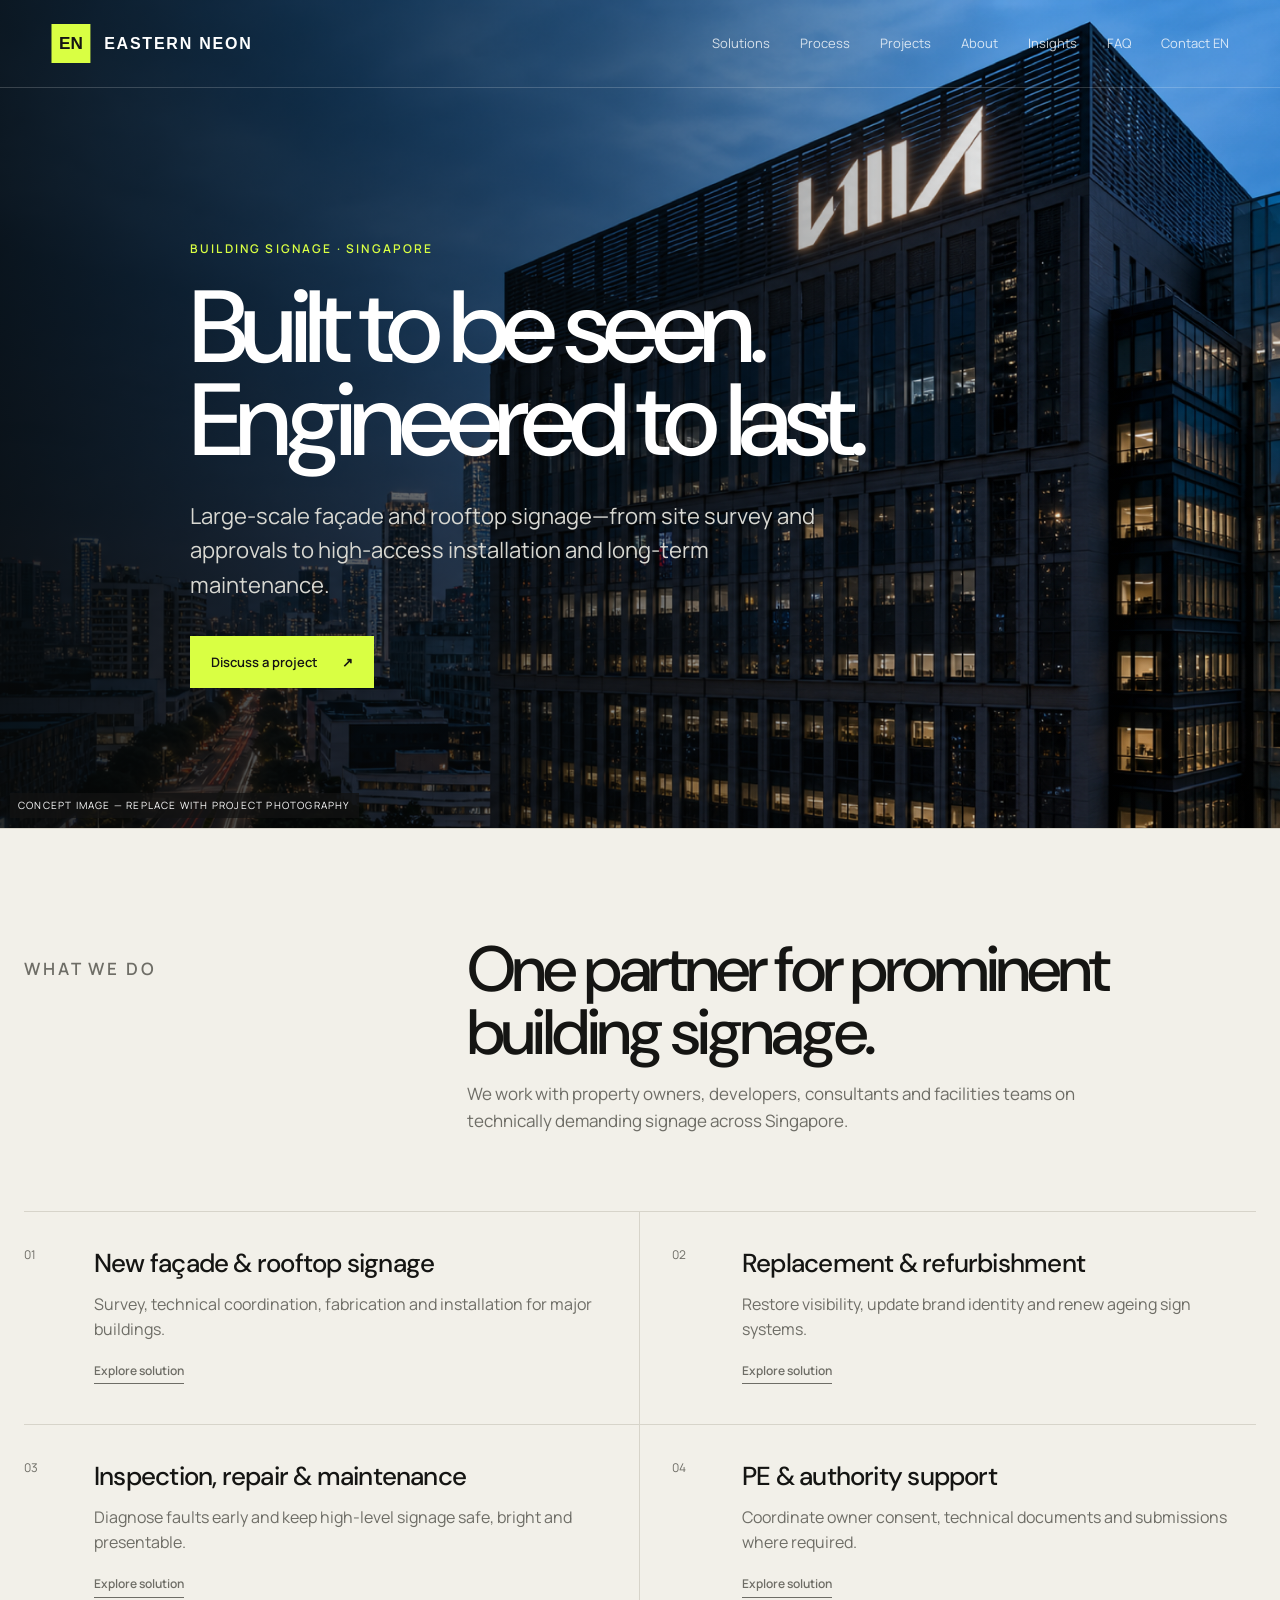
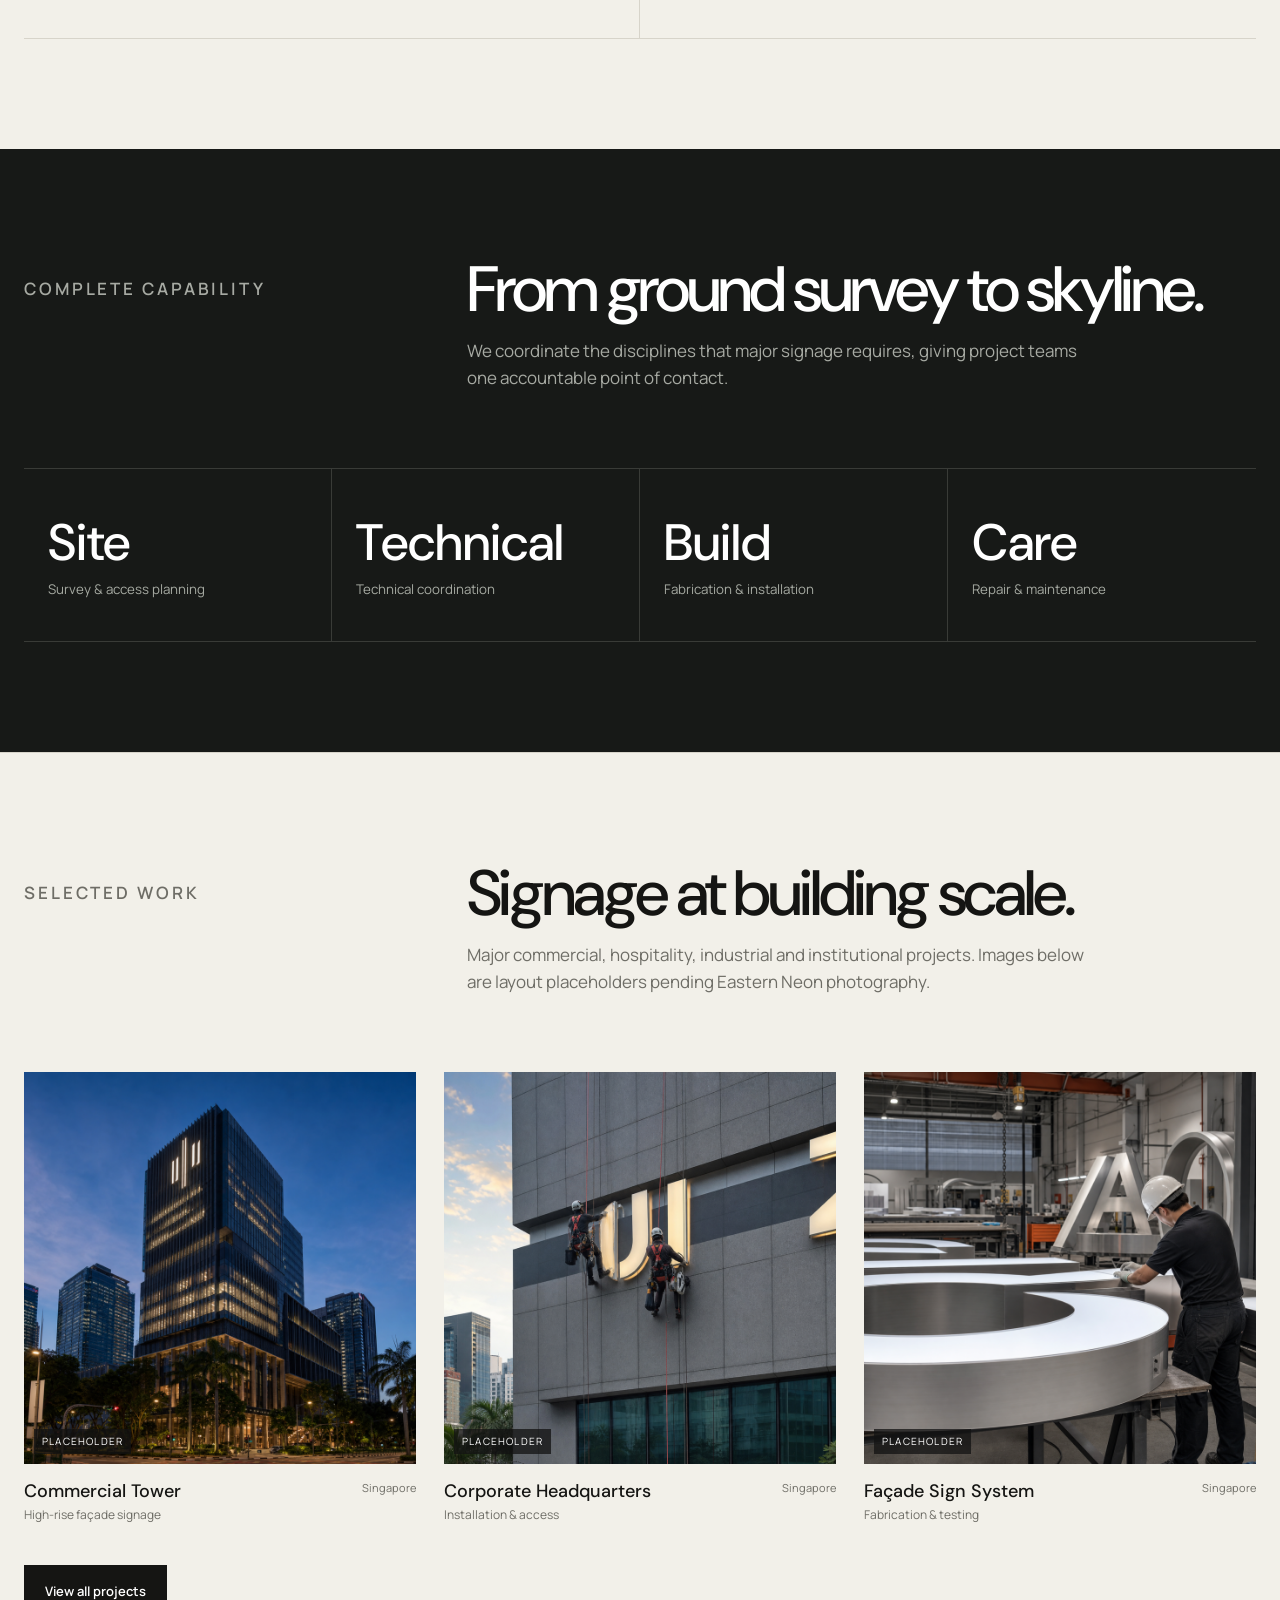
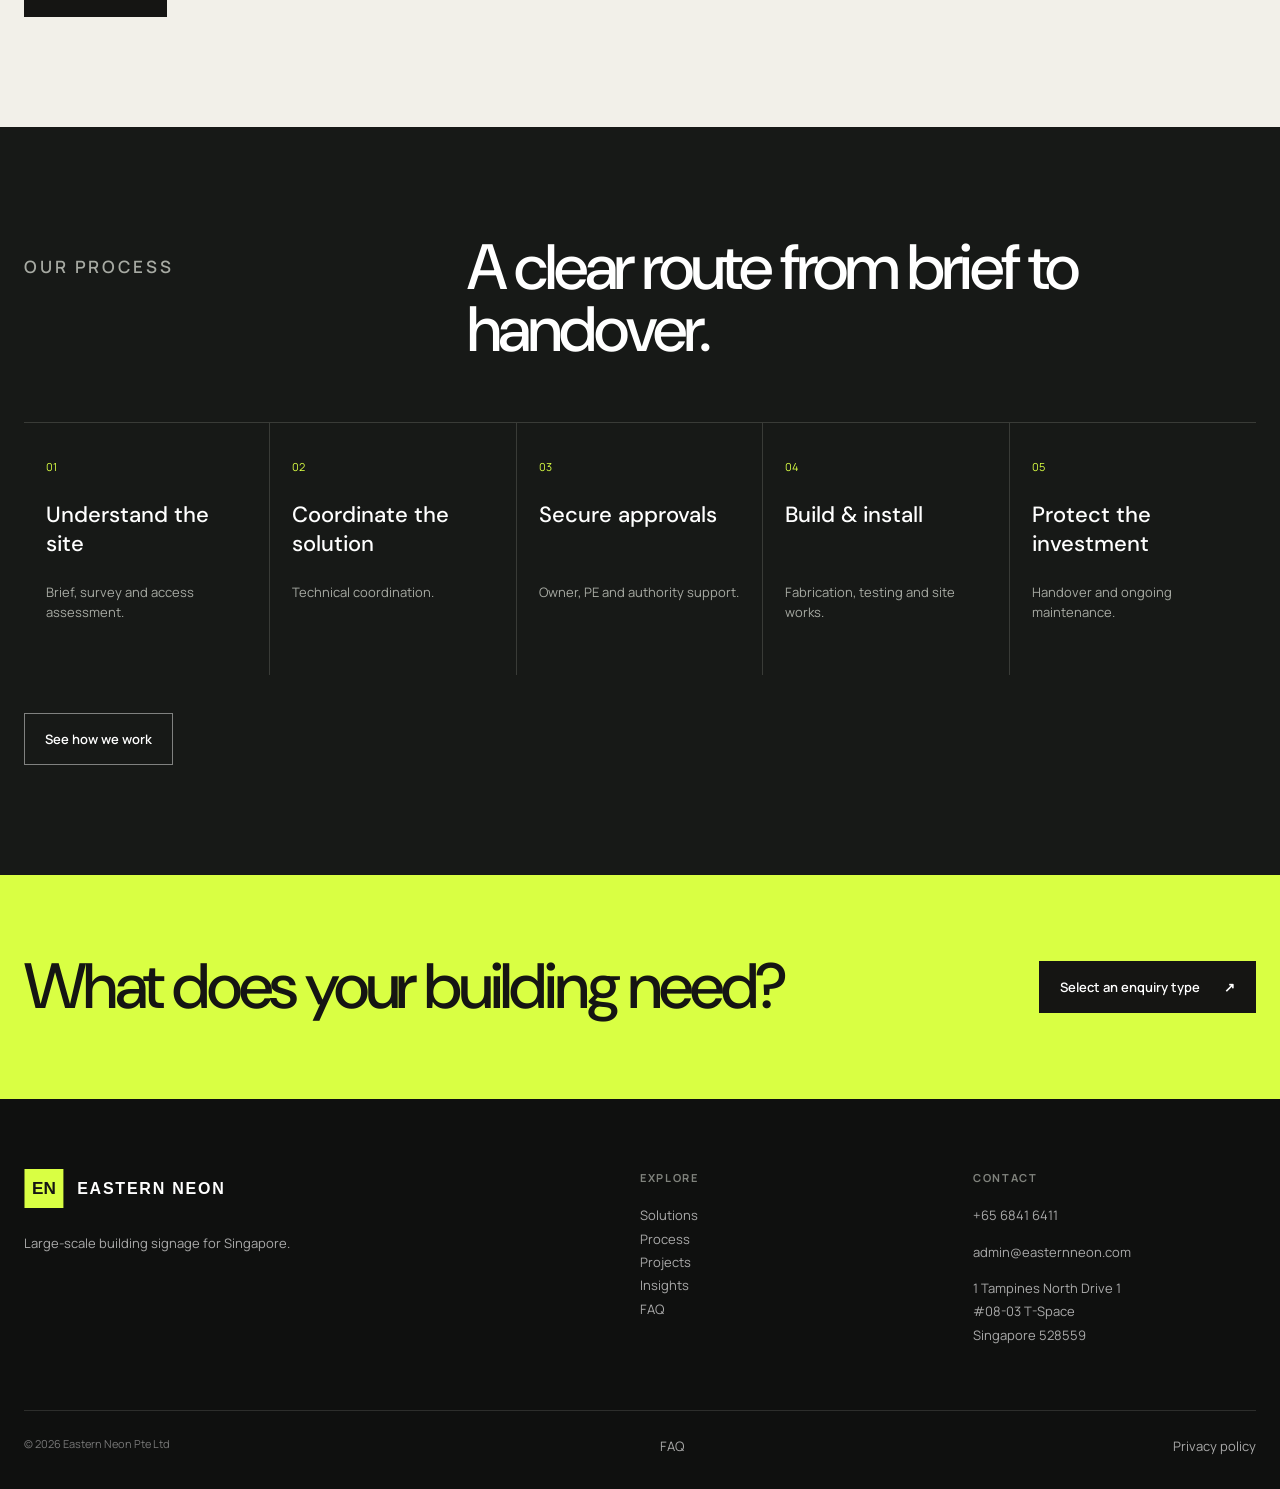
<file: index.html>
<!doctype html><html lang="en"><head><meta charset="UTF-8"><meta name="viewport" content="width=device-width,initial-scale=1"><meta name="description" content="Large-scale building signage for Singapore—from survey and approvals to installation and maintenance."><title>Eastern Neon — Building Signage for Singapore</title><link rel="stylesheet" href="assets/css/styles.css"><script src="assets/js/script.js" defer></script></head><body>
<header class="site-header"><a class="brand" href="index.html" aria-label="Eastern Neon home"><img class="brand-logo brand-logo-dark" src="assets/images/eastern-neon-logo.svg" alt="Eastern Neon"><img class="brand-logo brand-logo-light" src="assets/images/eastern-neon-logo-light.svg" alt="" aria-hidden="true"></a><button class="menu-toggle" aria-label="Open navigation" aria-expanded="false">☰</button><nav class="nav"><a href="solutions.html">Solutions</a><a href="process.html">Process</a><a href="projects.html">Projects</a><a href="about.html">About</a><a href="insights.html">Insights</a><a href="faq.html">FAQ</a><a href="contact.html">Contact EN</a></nav></header>
<main><section class="hero"><div class="wrap hero-content reveal"><p class="kicker">Building signage · Singapore</p><h1>Built to be seen.<br>Engineered to last.</h1><p class="hero-copy">Large-scale façade and rooftop signage—from site survey and approvals to high-access installation and long-term maintenance.</p><div class="actions"><a class="btn primary" href="contact.html">Discuss a project <span>↗</span></a></div></div><span class="placeholder-tag">Concept image — replace with project photography</span></section>
<section class="section"><div class="wrap"><div class="section-head reveal"><p class="eyebrow">What we do</p><div><h2>One partner for prominent building signage.</h2><p>We work with property owners, developers, consultants and facilities teams on technically demanding signage across Singapore.</p></div></div><div class="service-grid reveal"><a class="service" href="solutions.html#new"><span>01</span><div><h3>New façade & rooftop signage</h3><p>Survey, technical coordination, fabrication and installation for major buildings.</p><span class="text-link">Explore solution</span></div></a><a class="service" href="solutions.html#replace"><span>02</span><div><h3>Replacement & refurbishment</h3><p>Restore visibility, update brand identity and renew ageing sign systems.</p><span class="text-link">Explore solution</span></div></a><a class="service" href="solutions.html#maintain"><span>03</span><div><h3>Inspection, repair & maintenance</h3><p>Diagnose faults early and keep high-level signage safe, bright and presentable.</p><span class="text-link">Explore solution</span></div></a><a class="service" href="solutions.html#approval"><span>04</span><div><h3>PE & authority support</h3><p>Coordinate owner consent, technical documents and submissions where required.</p><span class="text-link">Explore solution</span></div></a></div></div></section>
<section class="section dark"><div class="wrap"><div class="section-head reveal"><p class="eyebrow">Complete capability</p><div><h2>From ground survey to skyline.</h2><p>We coordinate the disciplines that major signage requires, giving project teams one accountable point of contact.</p></div></div><div class="stats reveal"><div class="stat"><strong>Site</strong><small>Survey & access planning</small></div><div class="stat"><strong>Technical</strong><small>Technical coordination</small></div><div class="stat"><strong>Build</strong><small>Fabrication & installation</small></div><div class="stat"><strong>Care</strong><small>Repair & maintenance</small></div></div></div></section>
<section class="section"><div class="wrap"><div class="section-head reveal"><p class="eyebrow">Selected work</p><div><h2>Signage at building scale.</h2><p>Major commercial, hospitality, industrial and institutional projects. Images below are layout placeholders pending Eastern Neon photography.</p></div></div><div class="project-grid reveal"><a class="project-card" href="project.html"><div class="image"><img src="assets/images/project-placeholder.png" alt="Concept image of high-rise building signage"><span class="placeholder-tag">Placeholder</span></div><div class="project-meta"><div><h3>Commercial Tower</h3><p>High-rise façade signage</p></div><span>Singapore</span></div></a><a class="project-card" href="project.html"><div class="image"><img src="assets/images/install-placeholder.png" alt="Concept image of rope-access signage installation"><span class="placeholder-tag">Placeholder</span></div><div class="project-meta"><div><h3>Corporate Headquarters</h3><p>Installation & access</p></div><span>Singapore</span></div></a><a class="project-card" href="project.html"><div class="image"><img src="assets/images/fabrication-placeholder.png" alt="Concept image of large signage fabrication"><span class="placeholder-tag">Placeholder</span></div><div class="project-meta"><div><h3>Façade Sign System</h3><p>Fabrication & testing</p></div><span>Singapore</span></div></a></div><div class="actions" style="margin-top:40px"><a class="btn dark" href="projects.html">View all projects</a></div></div></section>
<section class="section dark"><div class="wrap"><div class="section-head reveal"><p class="eyebrow">Our process</p><div><h2>A clear route from brief to handover.</h2></div></div><div class="process-list reveal"><div class="process-step"><span>01</span><h3>Understand the site</h3><p>Brief, survey and access assessment.</p></div><div class="process-step"><span>02</span><h3>Coordinate the solution</h3><p>Technical coordination.</p></div><div class="process-step"><span>03</span><h3>Secure approvals</h3><p>Owner, PE and authority support.</p></div><div class="process-step"><span>04</span><h3>Build & install</h3><p>Fabrication, testing and site works.</p></div><div class="process-step"><span>05</span><h3>Protect the investment</h3><p>Handover and ongoing maintenance.</p></div></div><div class="actions" style="margin-top:38px"><a class="btn ghost-light" href="process.html">See how we work</a></div></div></section>
<section class="cta-band"><div class="wrap"><h2>What does your building need?</h2><a class="btn dark" href="contact.html">Select an enquiry type <span>↗</span></a></div></section></main>
<footer class="footer"><div class="wrap"><div class="footer-grid"><div><a class="brand" href="index.html" aria-label="Eastern Neon home"><img class="brand-logo brand-logo-dark" src="assets/images/eastern-neon-logo.svg" alt="Eastern Neon"><img class="brand-logo brand-logo-light" src="assets/images/eastern-neon-logo-light.svg" alt="" aria-hidden="true"></a><p>Large-scale building signage for Singapore.</p></div><div><h4>Explore</h4><a href="solutions.html">Solutions</a><a href="process.html">Process</a><a href="projects.html">Projects</a><a href="insights.html">Insights</a><a href="faq.html">FAQ</a></div><div><h4>Contact</h4><p>+65 6841 6411</p><p>admin@easternneon.com</p><p>1 Tampines North Drive 1<br>#08-03 T-Space<br>Singapore 528559</p></div></div><div class="footer-bottom"><span>© 2026 Eastern Neon Pte Ltd</span><a href="faq.html">FAQ</a><a href="privacy.html">Privacy policy</a></div></div></footer></body></html>
</file>
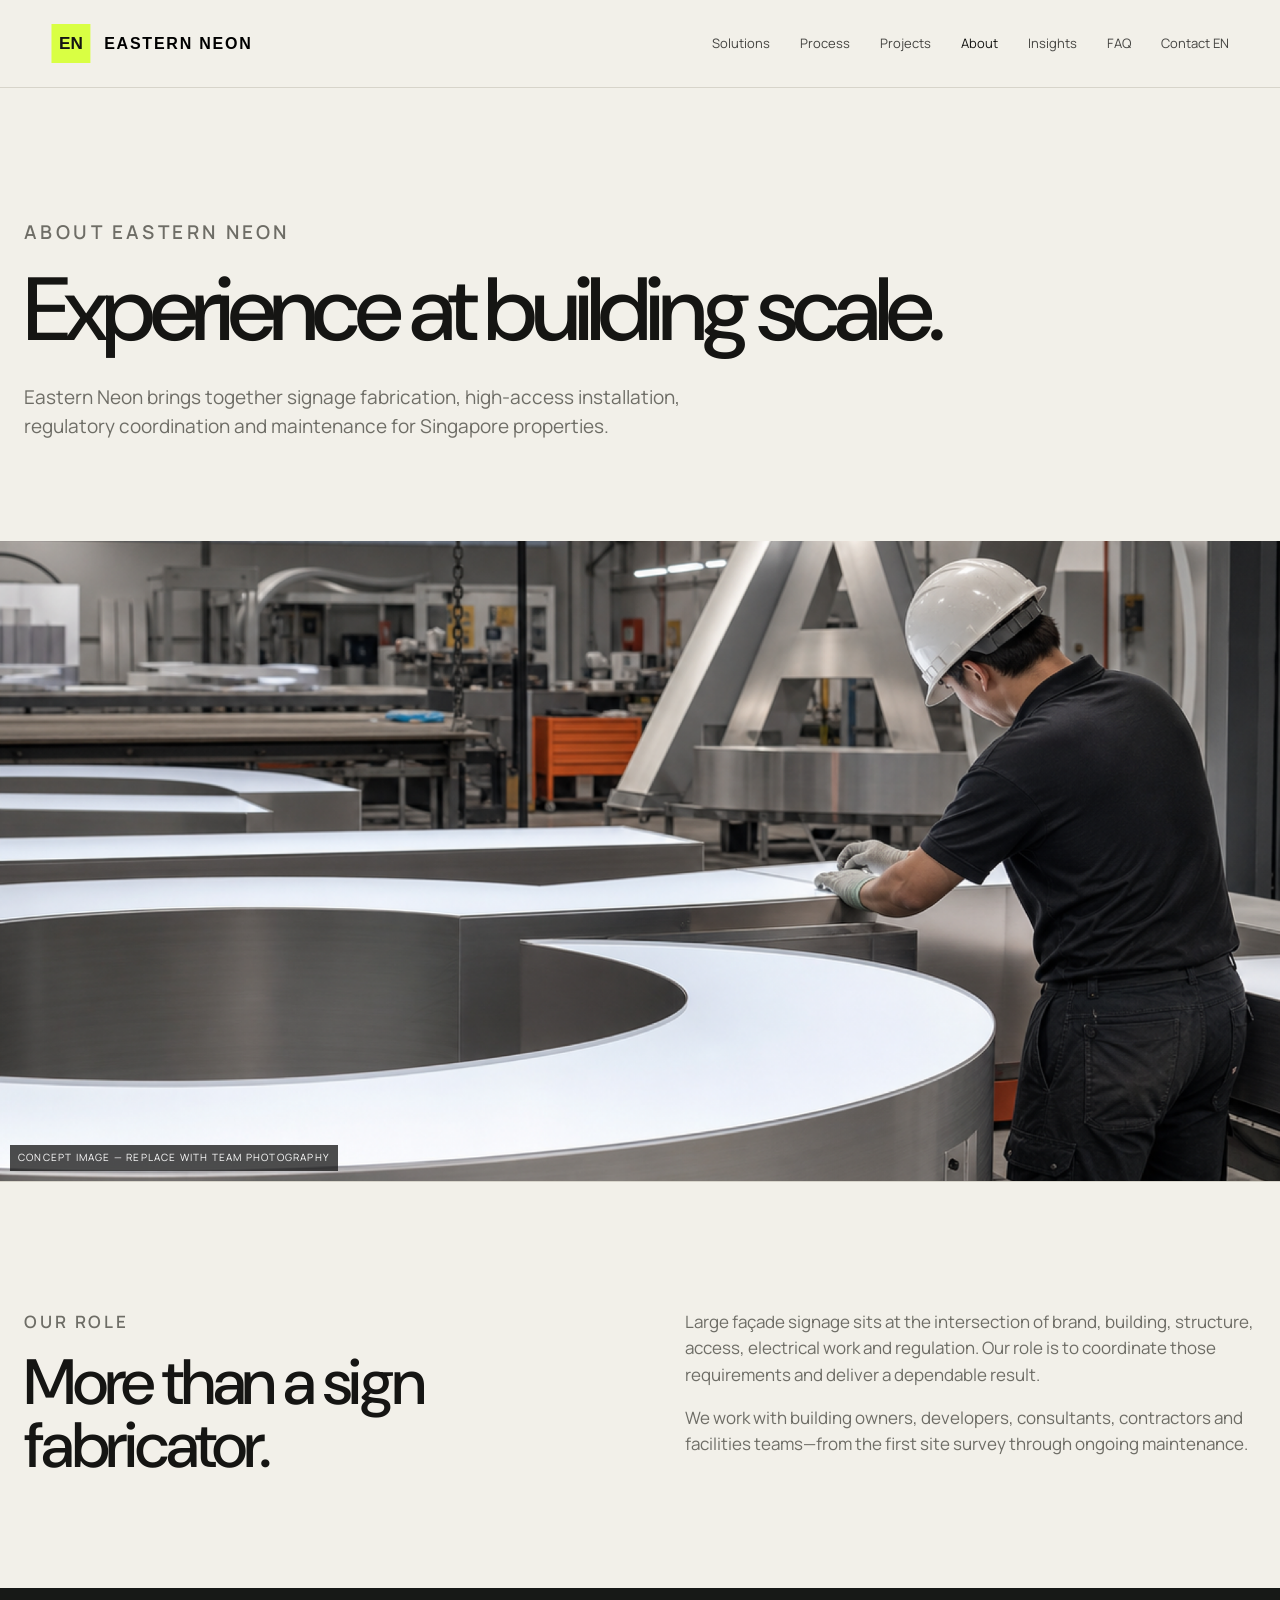
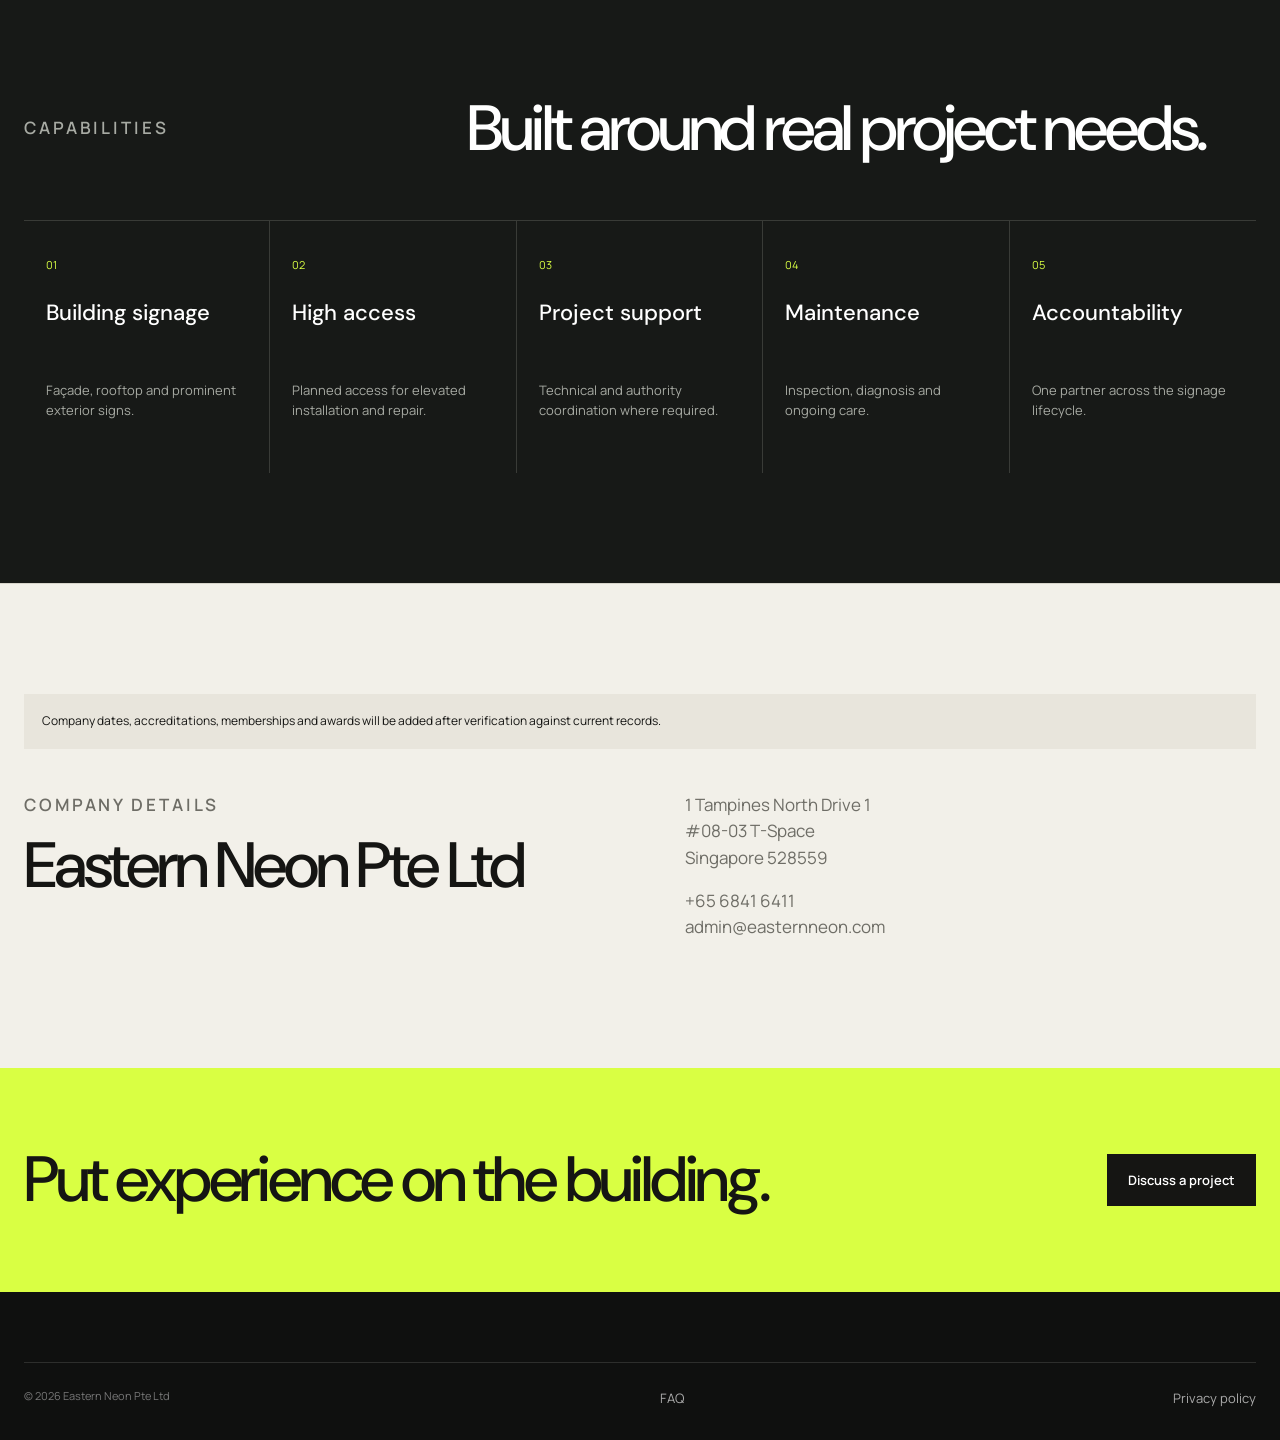
<file: about.html>
<!doctype html><html lang="en"><head><meta charset="UTF-8"><meta name="viewport" content="width=device-width,initial-scale=1"><meta name="description" content="About Eastern Neon, a Singapore building signage company."><title>About — Eastern Neon</title><link rel="stylesheet" href="assets/css/styles.css"><script src="assets/js/script.js" defer></script></head><body><header class="site-header light"><a class="brand" href="index.html" aria-label="Eastern Neon home"><img class="brand-logo brand-logo-dark" src="assets/images/eastern-neon-logo.svg" alt="Eastern Neon"><img class="brand-logo brand-logo-light" src="assets/images/eastern-neon-logo-light.svg" alt="" aria-hidden="true"></a><button class="menu-toggle" aria-label="Open navigation">☰</button><nav class="nav"><a href="solutions.html">Solutions</a><a href="process.html">Process</a><a href="projects.html">Projects</a><a class="active" href="about.html">About</a><a href="insights.html">Insights</a><a href="faq.html">FAQ</a><a href="contact.html">Contact EN</a></nav></header><main><section class="page-hero"><div class="wrap"><p class="kicker">About Eastern Neon</p><h1>Experience at building scale.</h1><p>Eastern Neon brings together signage fabrication, high-access installation, regulatory coordination and maintenance for Singapore properties.</p></div></section><div class="feature-image"><img src="assets/images/fabrication-placeholder.png" alt="Concept image of signage workshop"><span class="placeholder-tag">Concept image — replace with team photography</span></div><section class="section"><div class="wrap split reveal"><div><p class="eyebrow">Our role</p><h2>More than a sign fabricator.</h2></div><div><p>Large façade signage sits at the intersection of brand, building, structure, access, electrical work and regulation. Our role is to coordinate those requirements and deliver a dependable result.</p><p>We work with building owners, developers, consultants, contractors and facilities teams—from the first site survey through ongoing maintenance.</p></div></div></section><section class="section dark"><div class="wrap"><div class="section-head"><p class="eyebrow">Capabilities</p><div><h2>Built around real project needs.</h2></div></div><div class="process-list"><div class="process-step"><span>01</span><h3>Building signage</h3><p>Façade, rooftop and prominent exterior signs.</p></div><div class="process-step"><span>02</span><h3>High access</h3><p>Planned access for elevated installation and repair.</p></div><div class="process-step"><span>03</span><h3>Project support</h3><p>Technical and authority coordination where required.</p></div><div class="process-step"><span>04</span><h3>Maintenance</h3><p>Inspection, diagnosis and ongoing care.</p></div><div class="process-step"><span>05</span><h3>Accountability</h3><p>One partner across the signage lifecycle.</p></div></div></div></section><section class="section"><div class="wrap"><div class="notice">Company dates, accreditations, memberships and awards will be added after verification against current records.</div><div class="split"><div><p class="eyebrow">Company details</p><h2>Eastern Neon Pte Ltd</h2></div><div><p>1 Tampines North Drive 1<br>#08-03 T-Space<br>Singapore 528559</p><p>+65 6841 6411<br>admin@easternneon.com</p></div></div></div></section><section class="cta-band"><div class="wrap"><h2>Put experience on the building.</h2><a class="btn dark" href="contact.html">Discuss a project</a></div></section></main><footer class="footer"><div class="wrap"><div class="footer-bottom" style="margin-top:0"><span>© 2026 Eastern Neon Pte Ltd</span><a href="faq.html">FAQ</a><a href="privacy.html">Privacy policy</a></div></div></footer></body></html>
</file>
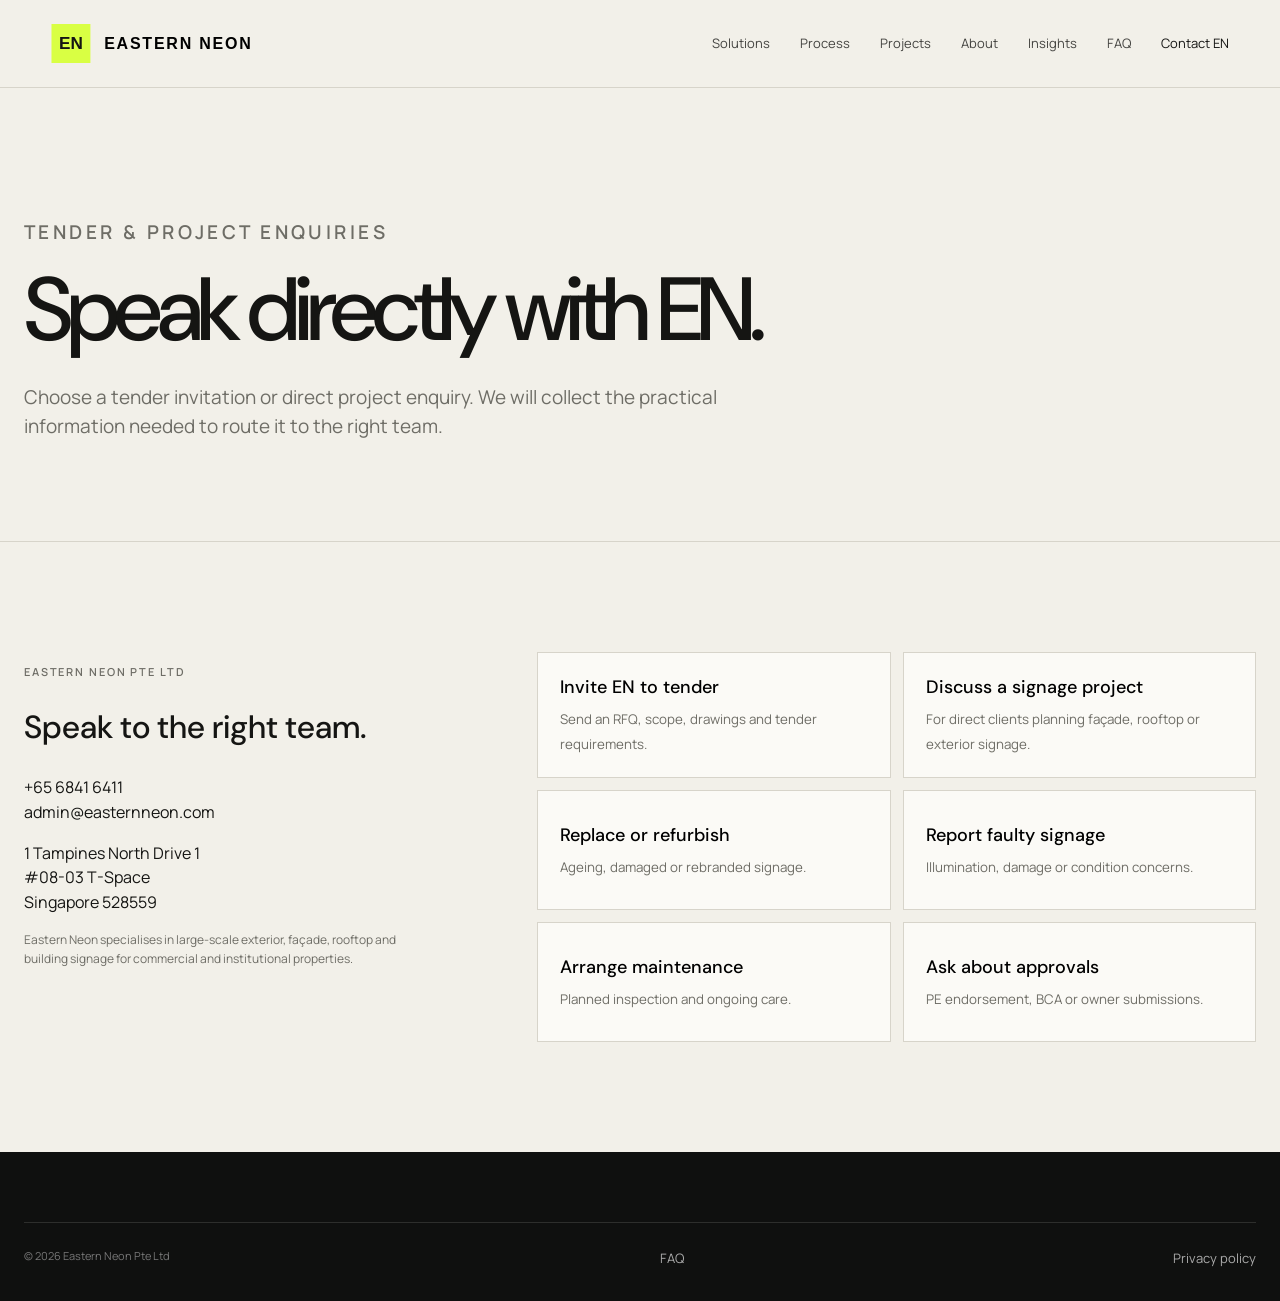
<file: contact.html>
<!doctype html><html lang="en"><head><meta charset="UTF-8"><meta name="viewport" content="width=device-width,initial-scale=1"><meta name="description" content="Contact Eastern Neon about new, faulty or ageing building signage."><title>Tender & Project Enquiries — Eastern Neon</title><link rel="stylesheet" href="assets/css/styles.css"><script src="assets/js/script.js" defer></script></head><body><header class="site-header light"><a class="brand" href="index.html" aria-label="Eastern Neon home"><img class="brand-logo brand-logo-dark" src="assets/images/eastern-neon-logo.svg" alt="Eastern Neon"><img class="brand-logo brand-logo-light" src="assets/images/eastern-neon-logo-light.svg" alt="" aria-hidden="true"></a><button class="menu-toggle" aria-label="Open navigation">☰</button><nav class="nav"><a href="solutions.html">Solutions</a><a href="process.html">Process</a><a href="projects.html">Projects</a><a href="about.html">About</a><a href="insights.html">Insights</a><a href="faq.html">FAQ</a><a class="active" href="contact.html">Contact EN</a></nav></header><main><section class="page-hero"><div class="wrap"><p class="kicker">Tender & project enquiries</p><h1>Speak directly with EN.</h1><p>Choose a tender invitation or direct project enquiry. We will collect the practical information needed to route it to the right team.</p></div></section><section class="section"><div class="wrap contact-layout"><aside><p class="eyebrow">Eastern Neon Pte Ltd</p><h2 style="font:500 32px var(--display)">Speak to the right team.</h2><p>+65 6841 6411<br>admin@easternneon.com</p><p>1 Tampines North Drive 1<br>#08-03 T-Space<br>Singapore 528559</p><p class="form-note">Eastern Neon specialises in large-scale exterior, façade, rooftop and building signage for commercial and institutional properties.</p></aside><div><div class="choice-grid"><button class="choice" type="button" data-value="Tender invitation"><strong>Invite EN to tender</strong><small>Send an RFQ, scope, drawings and tender requirements.</small></button><button class="choice" type="button" data-value="Direct project enquiry"><strong>Discuss a signage project</strong><small>For direct clients planning façade, rooftop or exterior signage.</small></button><button class="choice" type="button" data-value="Replacement or refurbishment"><strong>Replace or refurbish</strong><small>Ageing, damaged or rebranded signage.</small></button><button class="choice" type="button" data-value="Fault inspection or repair"><strong>Report faulty signage</strong><small>Illumination, damage or condition concerns.</small></button><button class="choice" type="button" data-value="Maintenance contract"><strong>Arrange maintenance</strong><small>Planned inspection and ongoing care.</small></button><button class="choice" type="button" data-value="PE or authority support"><strong>Ask about approvals</strong><small>PE endorsement, BCA or owner submissions.</small></button></div><div class="form-panel" hidden><form id="enquiry-form"><input type="hidden" name="service" id="service"><div class="fields"><div class="field"><label for="name">Name</label><input required id="name" name="name"></div><div class="field"><label for="company">Company</label><input required id="company" name="company"></div><div class="field"><label for="email">Business email</label><input required type="email" id="email" name="email"></div><div class="field"><label for="phone">Phone</label><input required id="phone" name="phone"></div><div class="field full"><label for="building">Building name and address</label><input id="building" name="building"></div><div class="field"><label for="timing">Desired timing</label><select id="timing" name="timing"><option>Not confirmed</option><option>Urgent fault</option><option>Within 1 month</option><option>Within 3 months</option><option>More than 3 months</option></select></div><div class="field full"><label for="details">Brief project details</label><textarea id="details" name="details" placeholder="Include approximate height, current condition or approval status if known."></textarea></div><div class="field full"><p class="form-note">This concept opens your email application with the structured information addressed to admin@easternneon.com. A hosted form endpoint can be connected before launch.</p><button class="btn dark" type="submit">Prepare email enquiry</button></div></div></form></div></div></div></section></main><footer class="footer"><div class="wrap"><div class="footer-bottom" style="margin-top:0"><span>© 2026 Eastern Neon Pte Ltd</span><a href="faq.html">FAQ</a><a href="privacy.html">Privacy policy</a></div></div></footer></body></html>
</file>
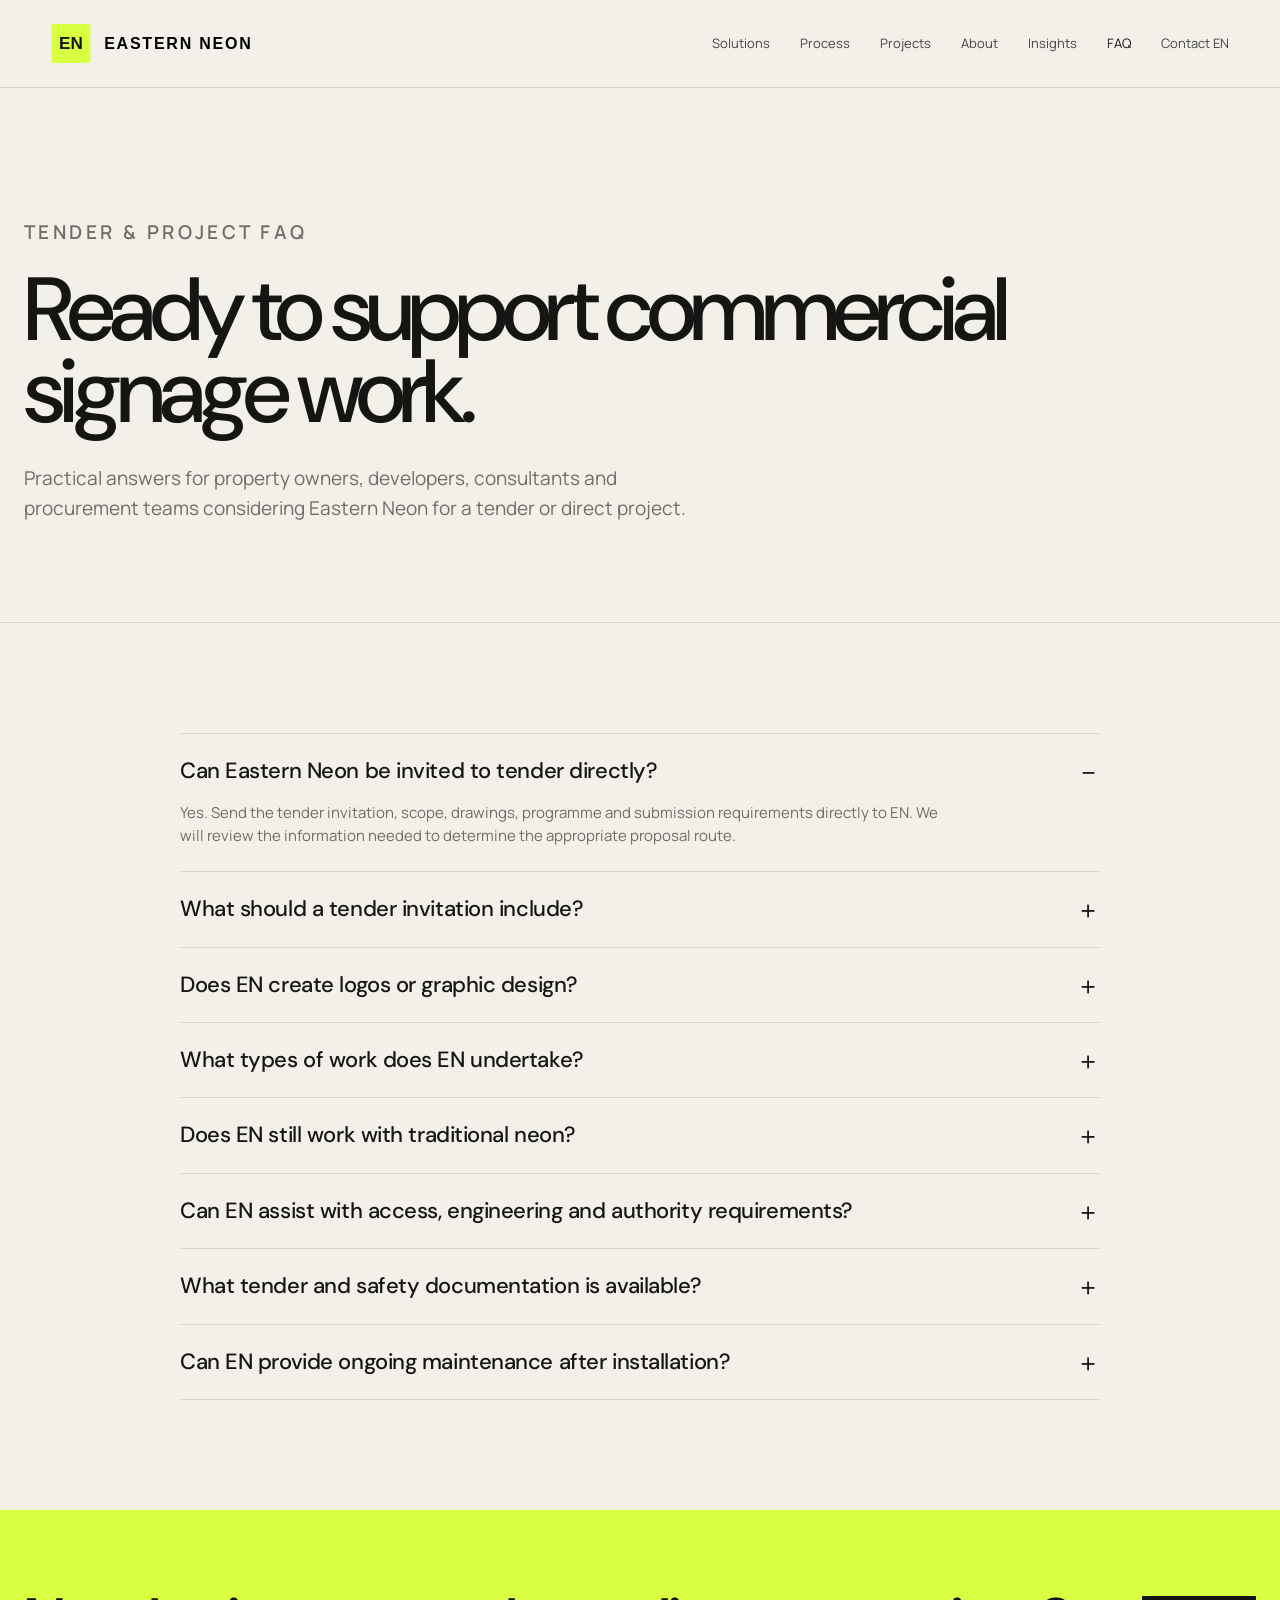
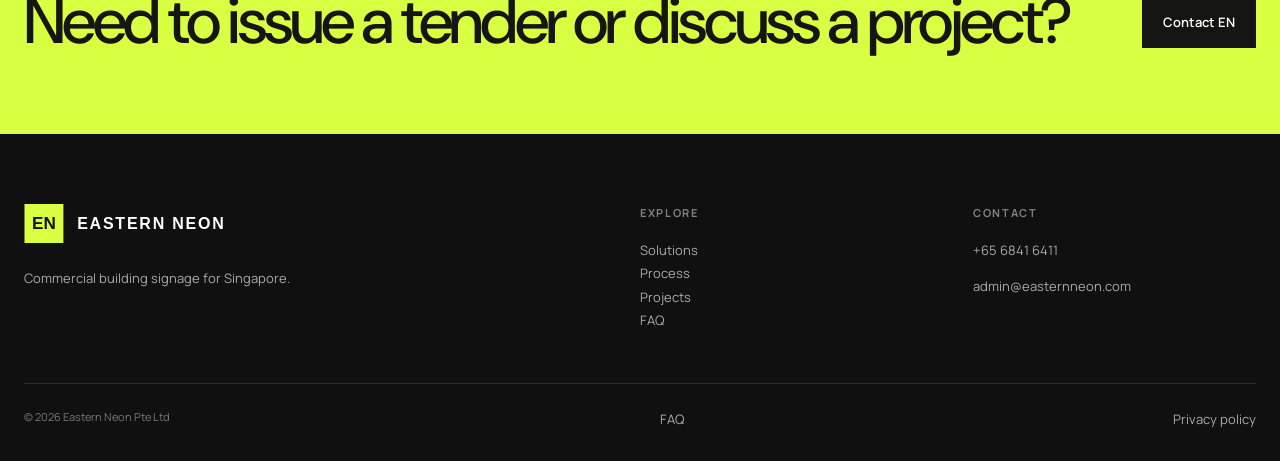
<file: faq.html>
<!doctype html>
<html lang="en">
<head>
  <meta charset="UTF-8">
  <meta name="viewport" content="width=device-width,initial-scale=1">
  <meta name="description" content="Tender, capability and project FAQs for Eastern Neon commercial signage works.">
  <title>FAQ — Eastern Neon</title>
  <link rel="stylesheet" href="assets/css/styles.css">
  <script src="assets/js/script.js" defer></script>
</head>
<body>
  <header class="site-header light">
    <a class="brand" href="index.html" aria-label="Eastern Neon home"><img class="brand-logo brand-logo-dark" src="assets/images/eastern-neon-logo.svg" alt="Eastern Neon"><img class="brand-logo brand-logo-light" src="assets/images/eastern-neon-logo-light.svg" alt="" aria-hidden="true"></a>
    <button class="menu-toggle" aria-label="Open navigation" aria-expanded="false">☰</button>
    <nav class="nav"><a href="solutions.html">Solutions</a><a href="process.html">Process</a><a href="projects.html">Projects</a><a href="about.html">About</a><a href="insights.html">Insights</a><a class="active" href="faq.html">FAQ</a><a href="contact.html">Contact EN</a></nav>
  </header>
  <main>
    <section class="page-hero"><div class="wrap"><p class="kicker">Tender & project FAQ</p><h1>Ready to support commercial signage work.</h1><p>Practical answers for property owners, developers, consultants and procurement teams considering Eastern Neon for a tender or direct project.</p></div></section>
    <section class="section"><div class="wrap" style="max-width:920px"><div class="faq-list">
      <details open><summary>Can Eastern Neon be invited to tender directly?</summary><p>Yes. Send the tender invitation, scope, drawings, programme and submission requirements directly to EN. We will review the information needed to determine the appropriate proposal route.</p></details>
      <details><summary>What should a tender invitation include?</summary><p>Provide the sign locations, drawings or elevations, client-supplied artwork and brand guidelines, required scope, access restrictions, programme, site contact and tender return requirements. Existing-sign photographs and dimensions are helpful for replacement or maintenance works.</p></details>
      <details><summary>Does EN create logos or graphic design?</summary><p>No. EN works from the client's approved logo artwork, brand guidelines and technical requirements, then develops the signage for fabrication, installation, repair or maintenance.</p></details>
      <details><summary>What types of work does EN undertake?</summary><p>EN supports commercial and institutional building signage, including façade and rooftop signs, replacements, refurbishment, inspection, repair, maintenance and high-access installation.</p></details>
      <details><summary>Does EN still work with traditional neon?</summary><p>Yes. Traditional neon fabrication, repair and restoration is a core EN capability. EN is one of the last traditional neon specialists in Singapore, supporting signs where this craft and its technical requirements remain essential.</p></details>
      <details><summary>Can EN assist with access, engineering and authority requirements?</summary><p>EN can coordinate the relevant technical documents, access planning and submission support appropriate to the project. The exact requirements depend on the sign, building and proposed works.</p></details>
      <details><summary>What tender and safety documentation is available?</summary><p>Depending on the procurement requirements, EN can provide relevant company, safety, insurance and project documentation. Confirm the specific document list and validity requirements in the tender invitation.</p></details>
      <details><summary>Can EN provide ongoing maintenance after installation?</summary><p>Yes. EN can discuss inspection, repair and planned maintenance requirements for installed or existing signage, including elevated and illuminated signs.</p></details>
    </div></div></section>
    <section class="cta-band"><div class="wrap"><h2>Need to issue a tender or discuss a project?</h2><a class="btn dark" href="contact.html">Contact EN</a></div></section>
  </main>
  <footer class="footer"><div class="wrap"><div class="footer-grid"><div><a class="brand" href="index.html" aria-label="Eastern Neon home"><img class="brand-logo brand-logo-dark" src="assets/images/eastern-neon-logo.svg" alt="Eastern Neon"><img class="brand-logo brand-logo-light" src="assets/images/eastern-neon-logo-light.svg" alt="" aria-hidden="true"></a><p>Commercial building signage for Singapore.</p></div><div><h4>Explore</h4><a href="solutions.html">Solutions</a><a href="process.html">Process</a><a href="projects.html">Projects</a><a href="faq.html">FAQ</a></div><div><h4>Contact</h4><p>+65 6841 6411</p><p>admin@easternneon.com</p></div></div><div class="footer-bottom"><span>© 2026 Eastern Neon Pte Ltd</span><a href="faq.html">FAQ</a><a href="privacy.html">Privacy policy</a></div></div></footer>
</body>
</html>
</file>
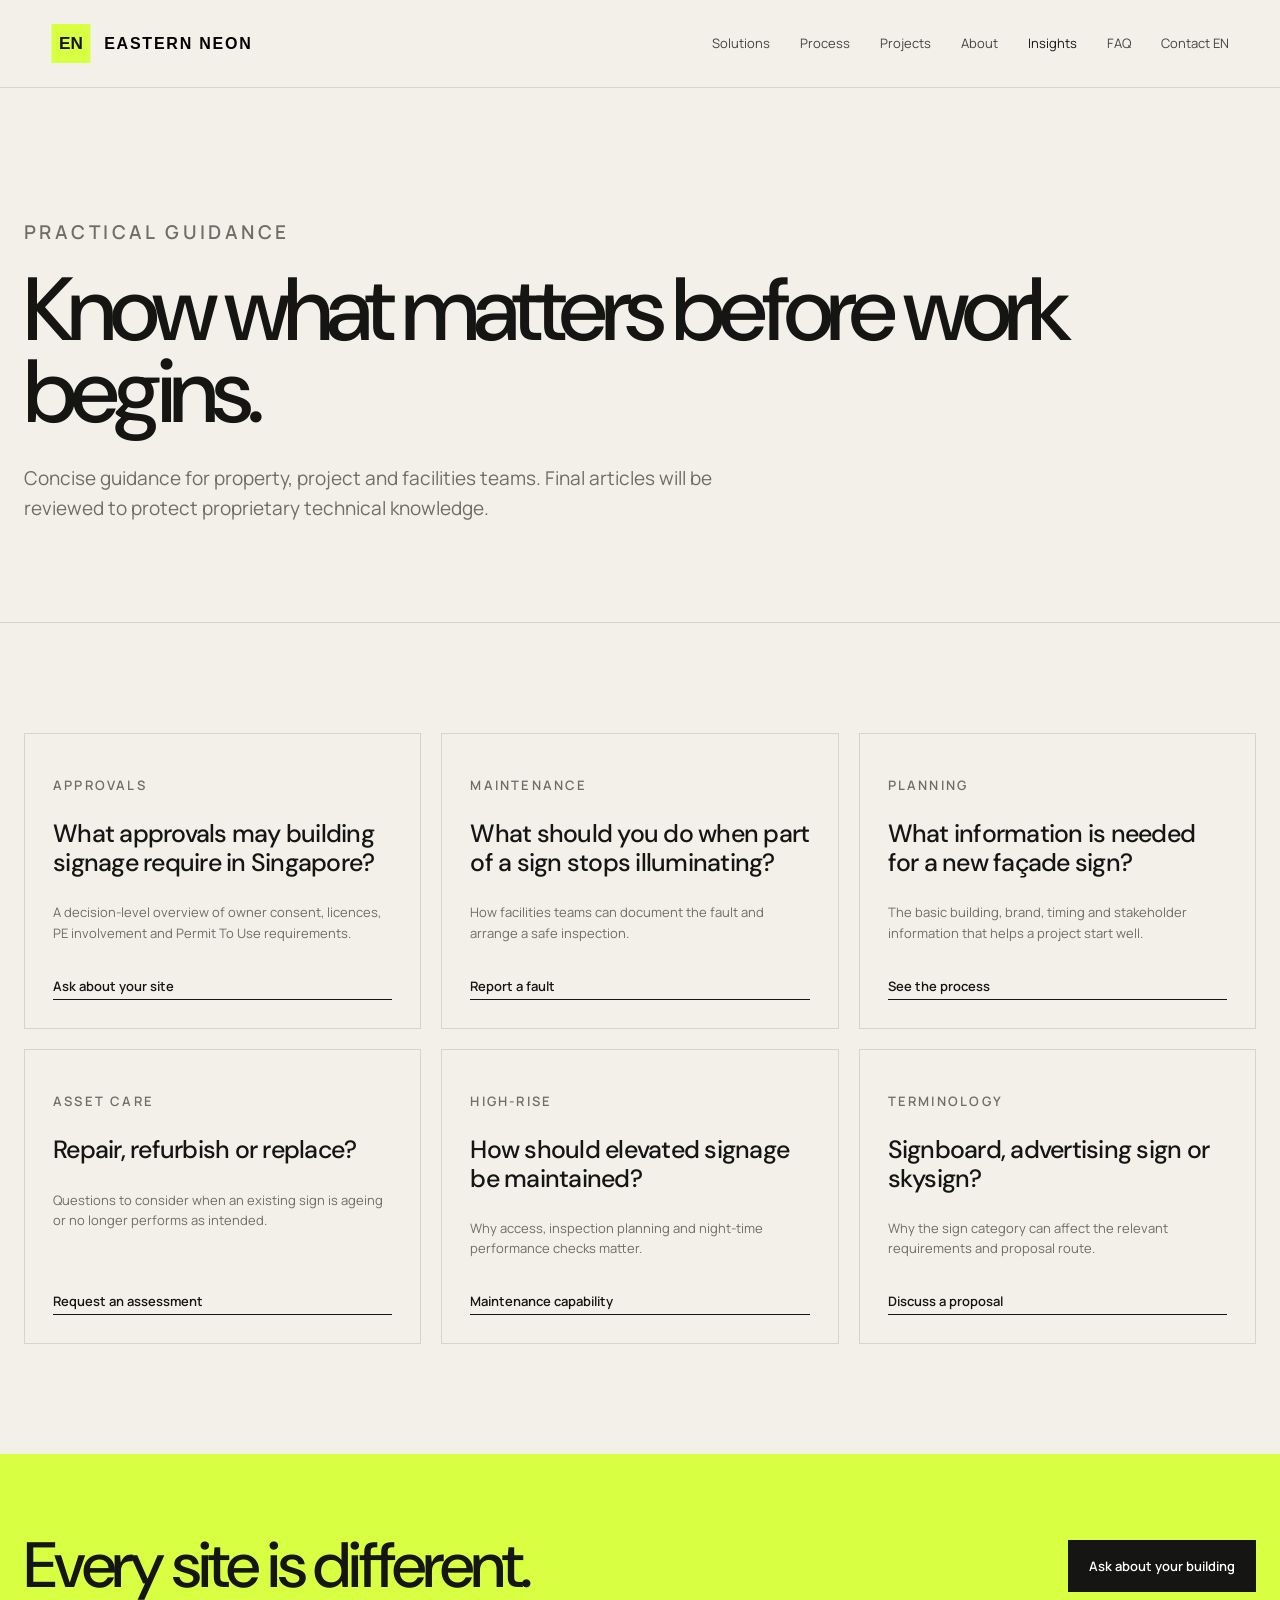
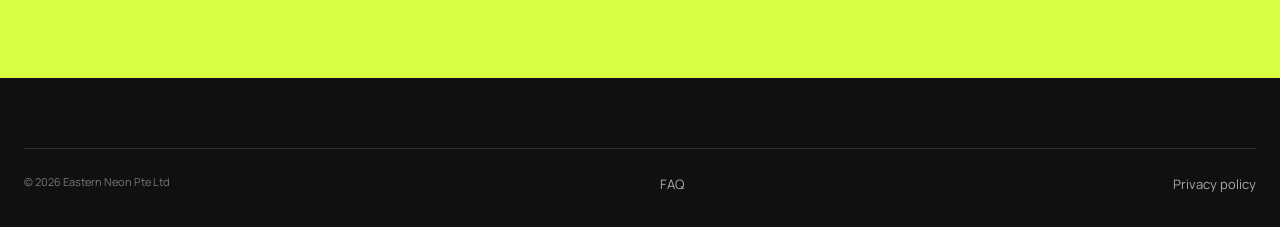
<file: insights.html>
<!doctype html><html lang="en"><head><meta charset="UTF-8"><meta name="viewport" content="width=device-width,initial-scale=1"><meta name="description" content="Practical guidance for building owners and facilities teams managing façade signage."><title>Insights — Eastern Neon</title><link rel="stylesheet" href="assets/css/styles.css"><script src="assets/js/script.js" defer></script></head><body><header class="site-header light"><a class="brand" href="index.html" aria-label="Eastern Neon home"><img class="brand-logo brand-logo-dark" src="assets/images/eastern-neon-logo.svg" alt="Eastern Neon"><img class="brand-logo brand-logo-light" src="assets/images/eastern-neon-logo-light.svg" alt="" aria-hidden="true"></a><button class="menu-toggle" aria-label="Open navigation">☰</button><nav class="nav"><a href="solutions.html">Solutions</a><a href="process.html">Process</a><a href="projects.html">Projects</a><a href="about.html">About</a><a class="active" href="insights.html">Insights</a><a href="faq.html">FAQ</a><a href="contact.html">Contact EN</a></nav></header><main><section class="page-hero"><div class="wrap"><p class="kicker">Practical guidance</p><h1>Know what matters before work begins.</h1><p>Concise guidance for property, project and facilities teams. Final articles will be reviewed to protect proprietary technical knowledge.</p></div></section><section class="section"><div class="wrap"><div class="article-grid"><article class="article reveal"><div><p class="eyebrow">Approvals</p><h3>What approvals may building signage require in Singapore?</h3><p>A decision-level overview of owner consent, licences, PE involvement and Permit To Use requirements.</p></div><a class="text-link" href="contact.html">Ask about your site</a></article><article class="article reveal"><div><p class="eyebrow">Maintenance</p><h3>What should you do when part of a sign stops illuminating?</h3><p>How facilities teams can document the fault and arrange a safe inspection.</p></div><a class="text-link" href="contact.html">Report a fault</a></article><article class="article reveal"><div><p class="eyebrow">Planning</p><h3>What information is needed for a new façade sign?</h3><p>The basic building, brand, timing and stakeholder information that helps a project start well.</p></div><a class="text-link" href="process.html">See the process</a></article><article class="article reveal"><div><p class="eyebrow">Asset care</p><h3>Repair, refurbish or replace?</h3><p>Questions to consider when an existing sign is ageing or no longer performs as intended.</p></div><a class="text-link" href="contact.html">Request an assessment</a></article><article class="article reveal"><div><p class="eyebrow">High-rise</p><h3>How should elevated signage be maintained?</h3><p>Why access, inspection planning and night-time performance checks matter.</p></div><a class="text-link" href="solutions.html#maintain">Maintenance capability</a></article><article class="article reveal"><div><p class="eyebrow">Terminology</p><h3>Signboard, advertising sign or skysign?</h3><p>Why the sign category can affect the relevant requirements and proposal route.</p></div><a class="text-link" href="contact.html">Discuss a proposal</a></article></div></div></section><section class="cta-band"><div class="wrap"><h2>Every site is different.</h2><a class="btn dark" href="contact.html">Ask about your building</a></div></section></main><footer class="footer"><div class="wrap"><div class="footer-bottom" style="margin-top:0"><span>© 2026 Eastern Neon Pte Ltd</span><a href="faq.html">FAQ</a><a href="privacy.html">Privacy policy</a></div></div></footer></body></html>
</file>
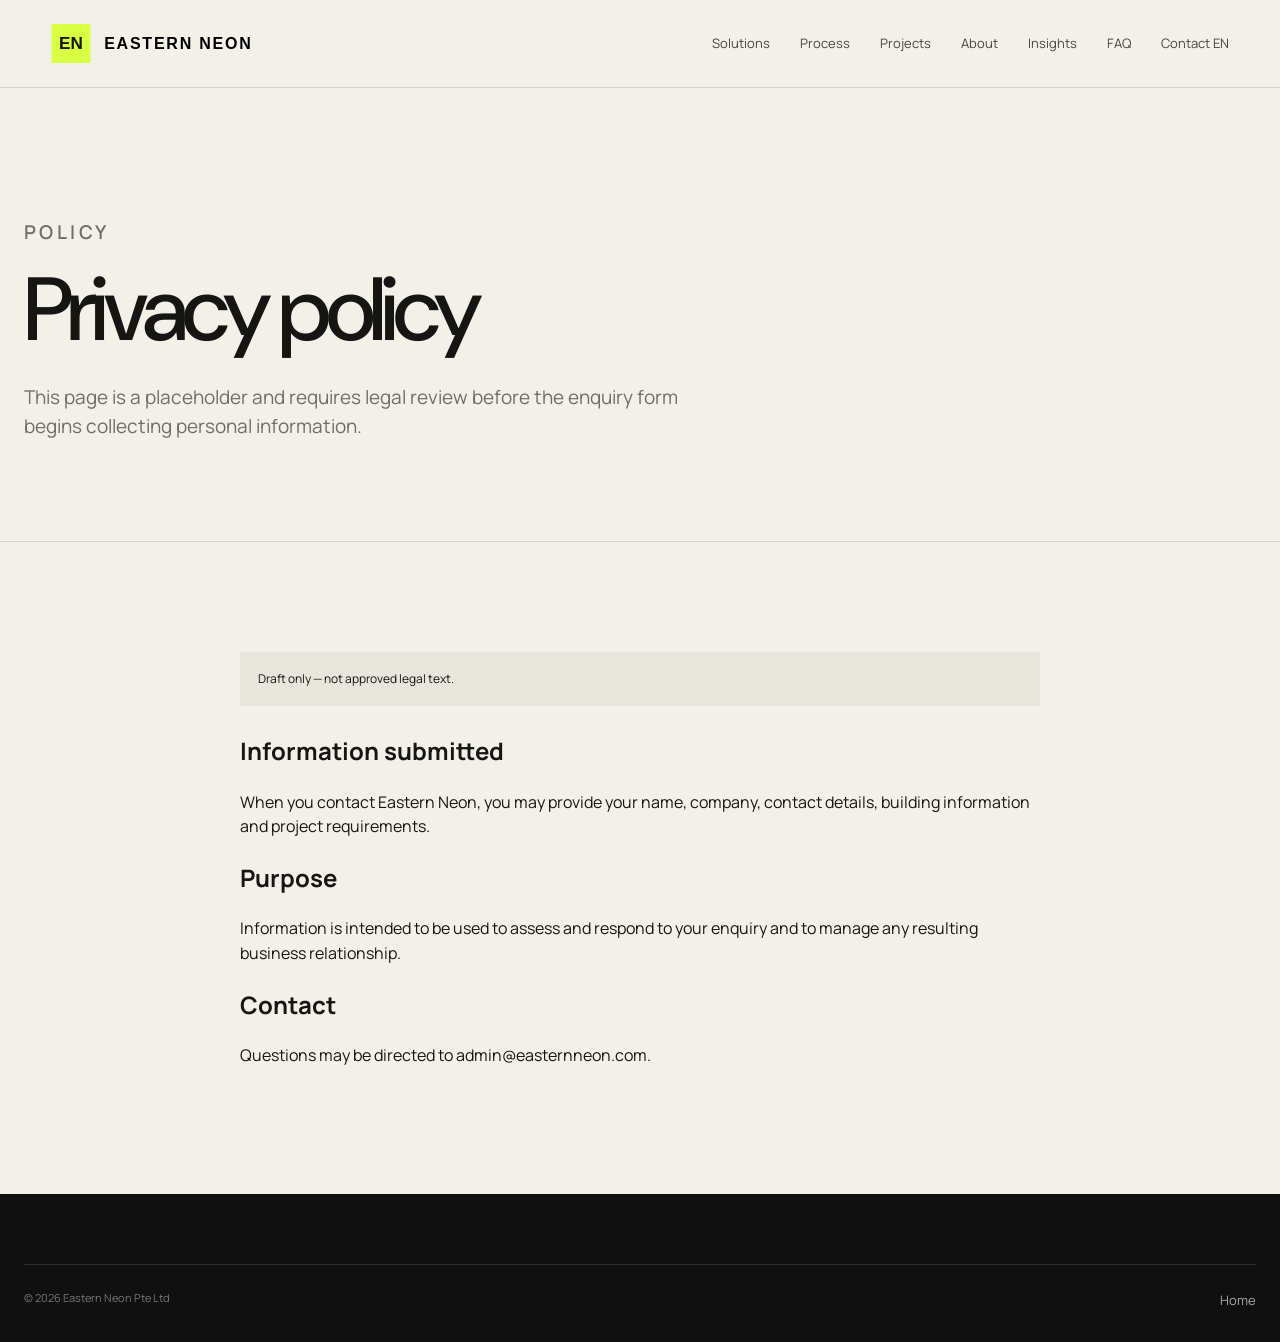
<file: privacy.html>
<!doctype html><html lang="en"><head><meta charset="UTF-8"><meta name="viewport" content="width=device-width,initial-scale=1"><meta name="description" content="Eastern Neon privacy policy placeholder."><title>Privacy Policy — Eastern Neon</title><link rel="stylesheet" href="assets/css/styles.css"><script src="assets/js/script.js" defer></script></head><body><header class="site-header light"><a class="brand" href="index.html" aria-label="Eastern Neon home"><img class="brand-logo brand-logo-dark" src="assets/images/eastern-neon-logo.svg" alt="Eastern Neon"><img class="brand-logo brand-logo-light" src="assets/images/eastern-neon-logo-light.svg" alt="" aria-hidden="true"></a><button class="menu-toggle" aria-label="Open navigation" aria-expanded="false">☰</button><nav class="nav"><a href="solutions.html">Solutions</a><a href="process.html">Process</a><a href="projects.html">Projects</a><a href="about.html">About</a><a href="insights.html">Insights</a><a href="faq.html">FAQ</a><a href="contact.html">Contact EN</a></nav></header><main><section class="page-hero"><div class="wrap"><p class="kicker">Policy</p><h1>Privacy policy</h1><p>This page is a placeholder and requires legal review before the enquiry form begins collecting personal information.</p></div></section><section class="section"><div class="wrap" style="max-width:800px"><div class="notice">Draft only — not approved legal text.</div><h2>Information submitted</h2><p>When you contact Eastern Neon, you may provide your name, company, contact details, building information and project requirements.</p><h2>Purpose</h2><p>Information is intended to be used to assess and respond to your enquiry and to manage any resulting business relationship.</p><h2>Contact</h2><p>Questions may be directed to admin@easternneon.com.</p></div></section></main><footer class="footer"><div class="wrap"><div class="footer-bottom" style="margin-top:0"><span>© 2026 Eastern Neon Pte Ltd</span><a href="index.html">Home</a></div></div></footer></body></html>
</file>
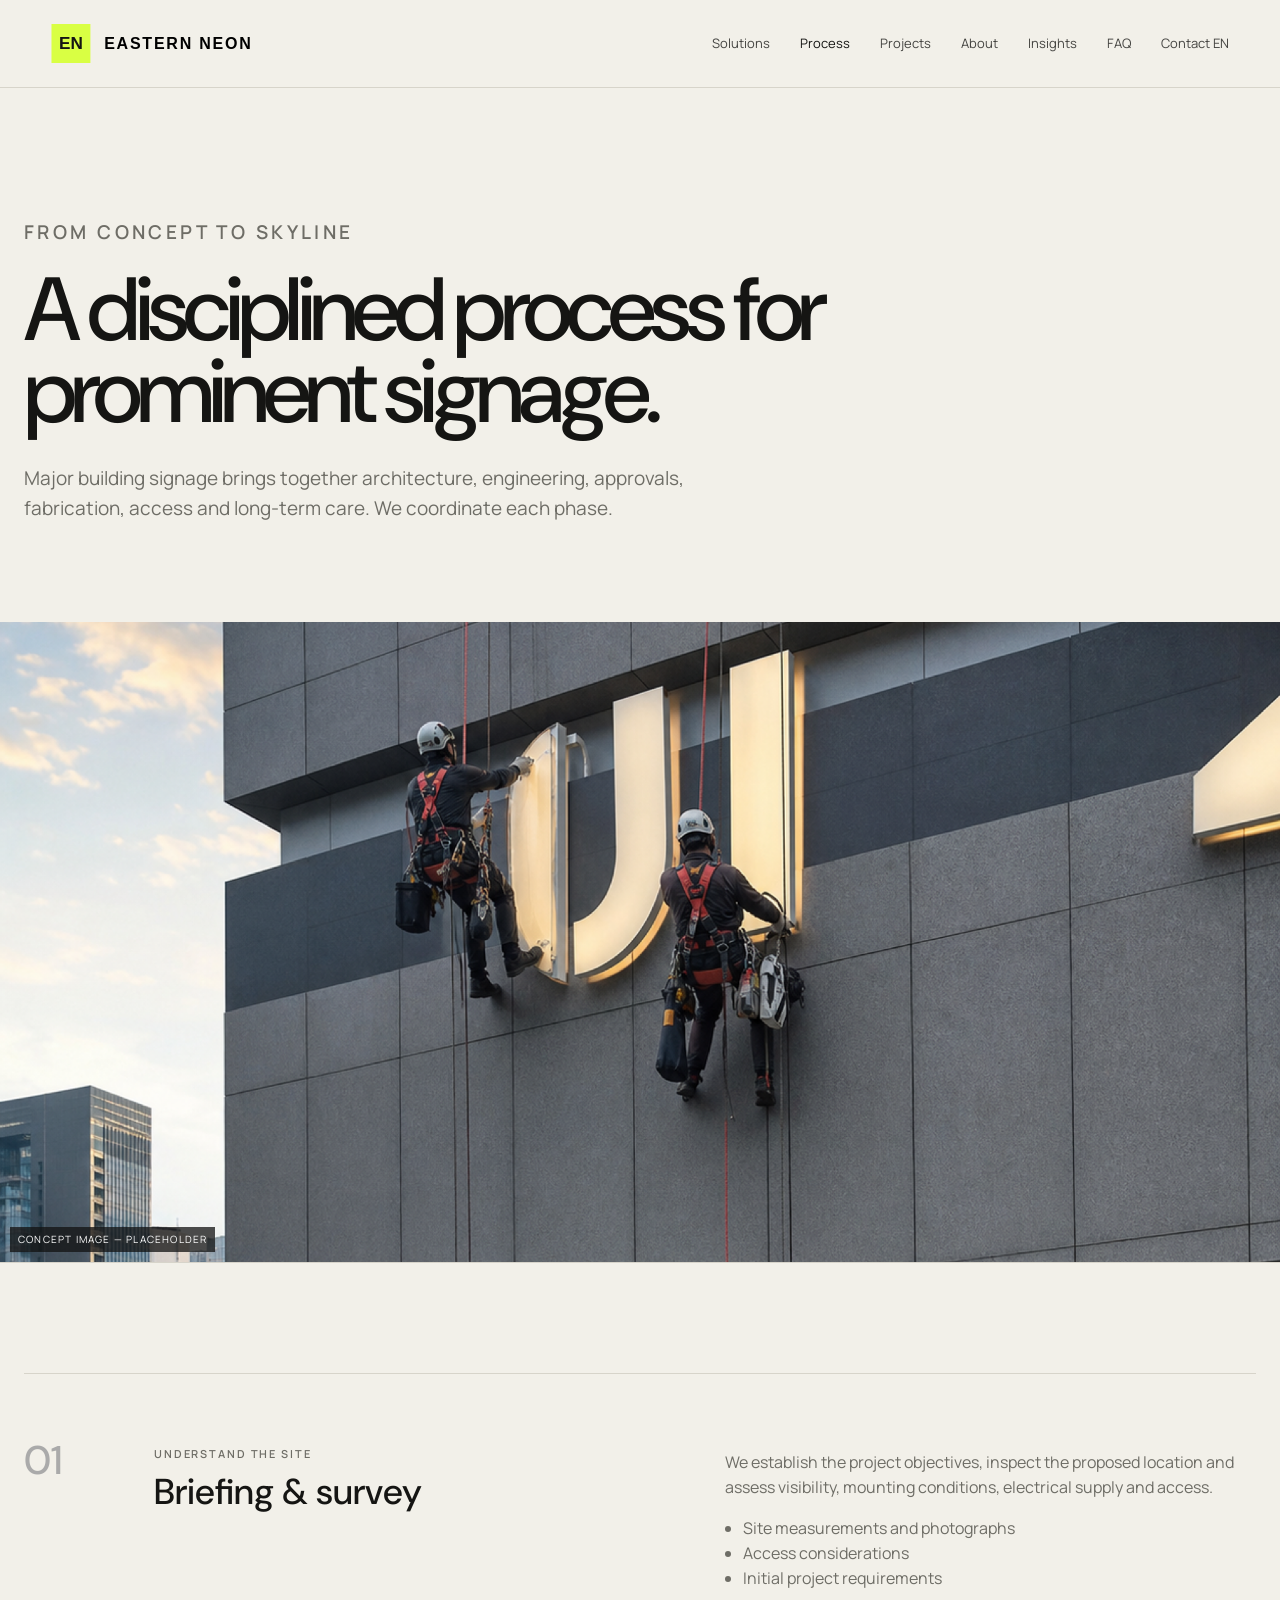
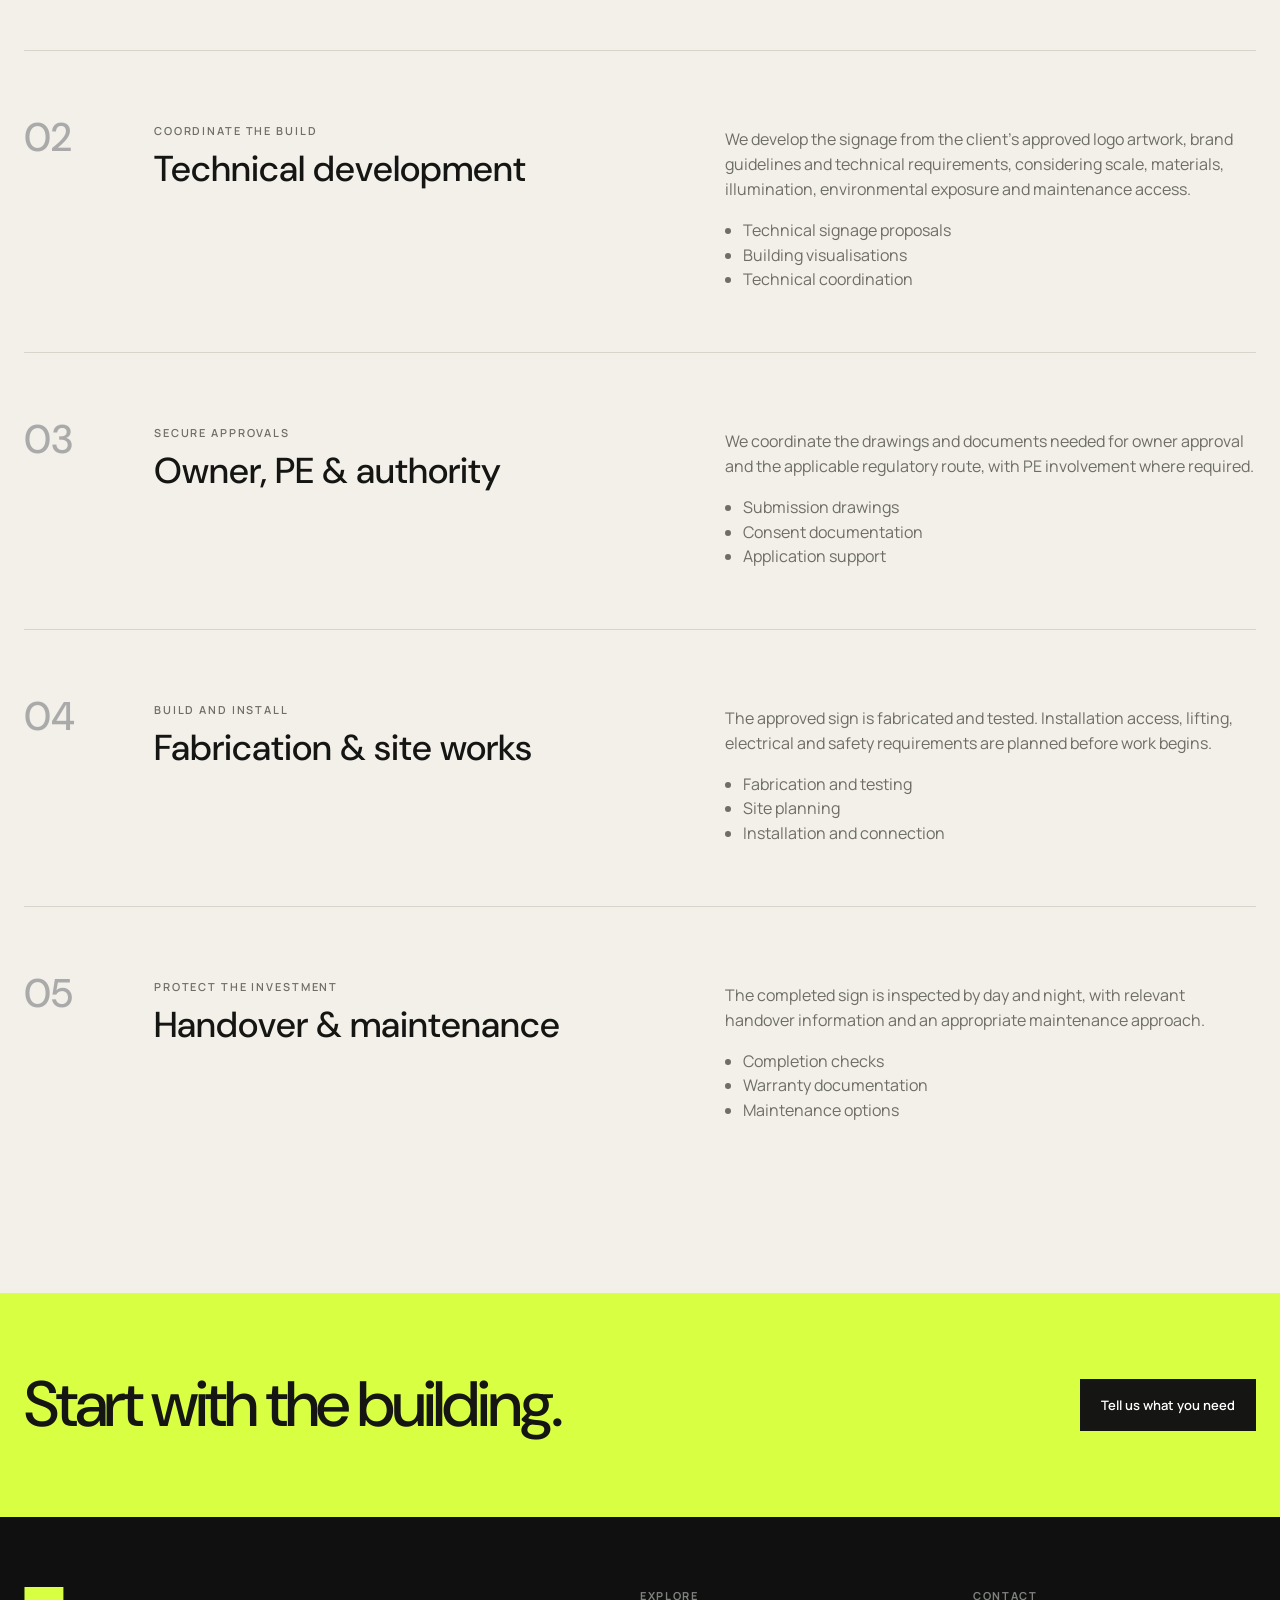
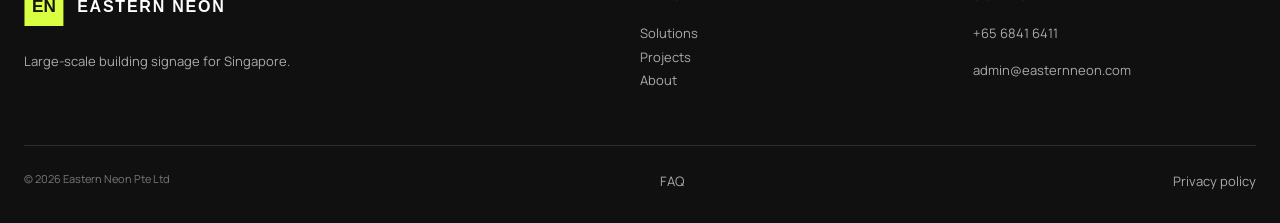
<file: process.html>
<!doctype html><html lang="en"><head><meta charset="UTF-8"><meta name="viewport" content="width=device-width,initial-scale=1"><meta name="description" content="How Eastern Neon takes building signage from site survey to installation and maintenance."><title>Our Process — Eastern Neon</title><link rel="stylesheet" href="assets/css/styles.css"><script src="assets/js/script.js" defer></script></head><body><header class="site-header light"><a class="brand" href="index.html" aria-label="Eastern Neon home"><img class="brand-logo brand-logo-dark" src="assets/images/eastern-neon-logo.svg" alt="Eastern Neon"><img class="brand-logo brand-logo-light" src="assets/images/eastern-neon-logo-light.svg" alt="" aria-hidden="true"></a><button class="menu-toggle" aria-label="Open navigation">☰</button><nav class="nav"><a href="solutions.html">Solutions</a><a class="active" href="process.html">Process</a><a href="projects.html">Projects</a><a href="about.html">About</a><a href="insights.html">Insights</a><a href="faq.html">FAQ</a><a href="contact.html">Contact EN</a></nav></header><main><section class="page-hero"><div class="wrap"><p class="kicker">From concept to skyline</p><h1>A disciplined process for prominent signage.</h1><p>Major building signage brings together architecture, engineering, approvals, fabrication, access and long-term care. We coordinate each phase.</p></div></section><div class="feature-image"><img src="assets/images/install-placeholder.png" alt="Concept image of high-access signage installation"><span class="placeholder-tag">Concept image — placeholder</span></div><section class="section"><div class="wrap"><div class="phase reveal"><div class="phase-num">01</div><div><p class="eyebrow">Understand the site</p><h2>Briefing & survey</h2></div><div><p>We establish the project objectives, inspect the proposed location and assess visibility, mounting conditions, electrical supply and access.</p><ul><li>Site measurements and photographs</li><li>Access considerations</li><li>Initial project requirements</li></ul></div></div><div class="phase reveal"><div class="phase-num">02</div><div><p class="eyebrow">Coordinate the build</p><h2>Technical development</h2></div><div><p>We develop the signage from the client's approved logo artwork, brand guidelines and technical requirements, considering scale, materials, illumination, environmental exposure and maintenance access.</p><ul><li>Technical signage proposals</li><li>Building visualisations</li><li>Technical coordination</li></ul></div></div><div class="phase reveal"><div class="phase-num">03</div><div><p class="eyebrow">Secure approvals</p><h2>Owner, PE & authority</h2></div><div><p>We coordinate the drawings and documents needed for owner approval and the applicable regulatory route, with PE involvement where required.</p><ul><li>Submission drawings</li><li>Consent documentation</li><li>Application support</li></ul></div></div><div class="phase reveal"><div class="phase-num">04</div><div><p class="eyebrow">Build and install</p><h2>Fabrication & site works</h2></div><div><p>The approved sign is fabricated and tested. Installation access, lifting, electrical and safety requirements are planned before work begins.</p><ul><li>Fabrication and testing</li><li>Site planning</li><li>Installation and connection</li></ul></div></div><div class="phase reveal"><div class="phase-num">05</div><div><p class="eyebrow">Protect the investment</p><h2>Handover & maintenance</h2></div><div><p>The completed sign is inspected by day and night, with relevant handover information and an appropriate maintenance approach.</p><ul><li>Completion checks</li><li>Warranty documentation</li><li>Maintenance options</li></ul></div></div></div></section><section class="cta-band"><div class="wrap"><h2>Start with the building.</h2><a class="btn dark" href="contact.html">Tell us what you need</a></div></section></main><footer class="footer"><div class="wrap"><div class="footer-grid"><div><a class="brand" href="index.html" aria-label="Eastern Neon home"><img class="brand-logo brand-logo-dark" src="assets/images/eastern-neon-logo.svg" alt="Eastern Neon"><img class="brand-logo brand-logo-light" src="assets/images/eastern-neon-logo-light.svg" alt="" aria-hidden="true"></a><p>Large-scale building signage for Singapore.</p></div><div><h4>Explore</h4><a href="solutions.html">Solutions</a><a href="projects.html">Projects</a><a href="about.html">About</a></div><div><h4>Contact</h4><p>+65 6841 6411</p><p>admin@easternneon.com</p></div></div><div class="footer-bottom"><span>© 2026 Eastern Neon Pte Ltd</span><a href="faq.html">FAQ</a><a href="privacy.html">Privacy policy</a></div></div></footer></body></html>
</file>
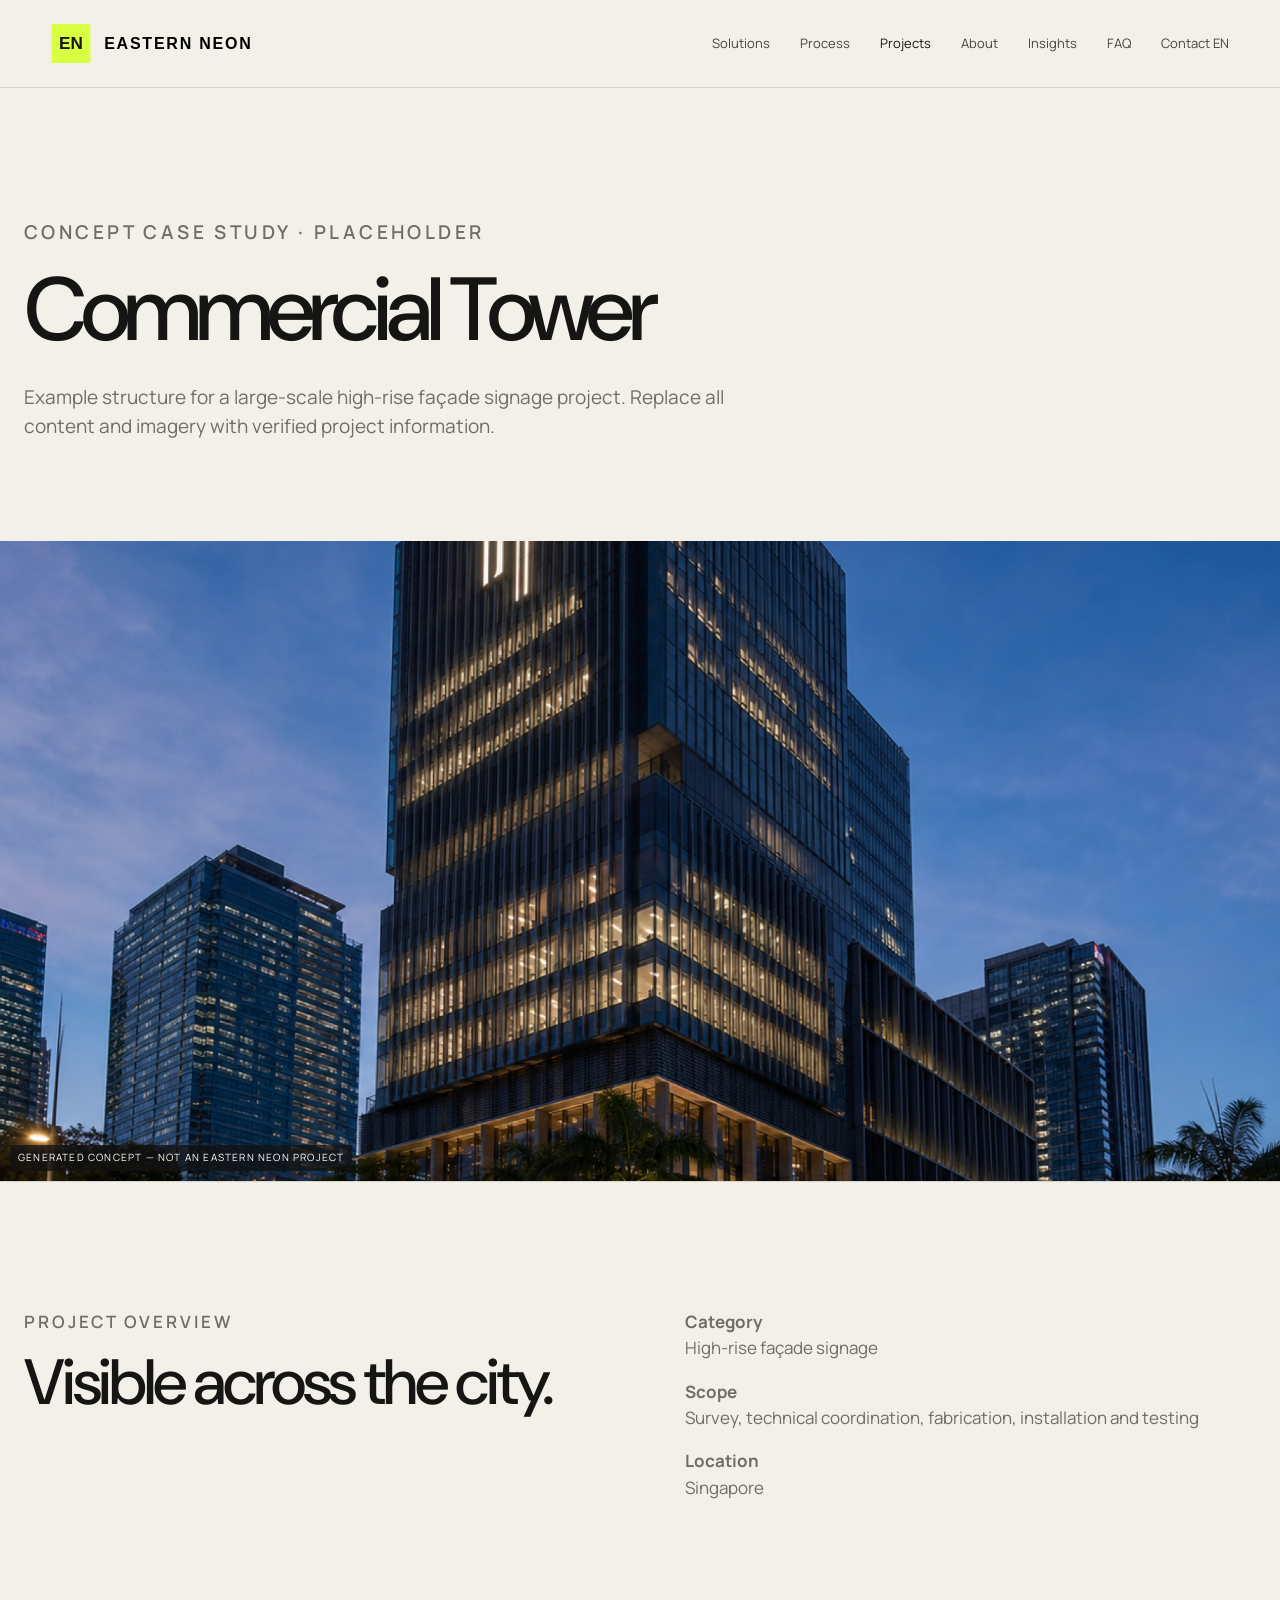
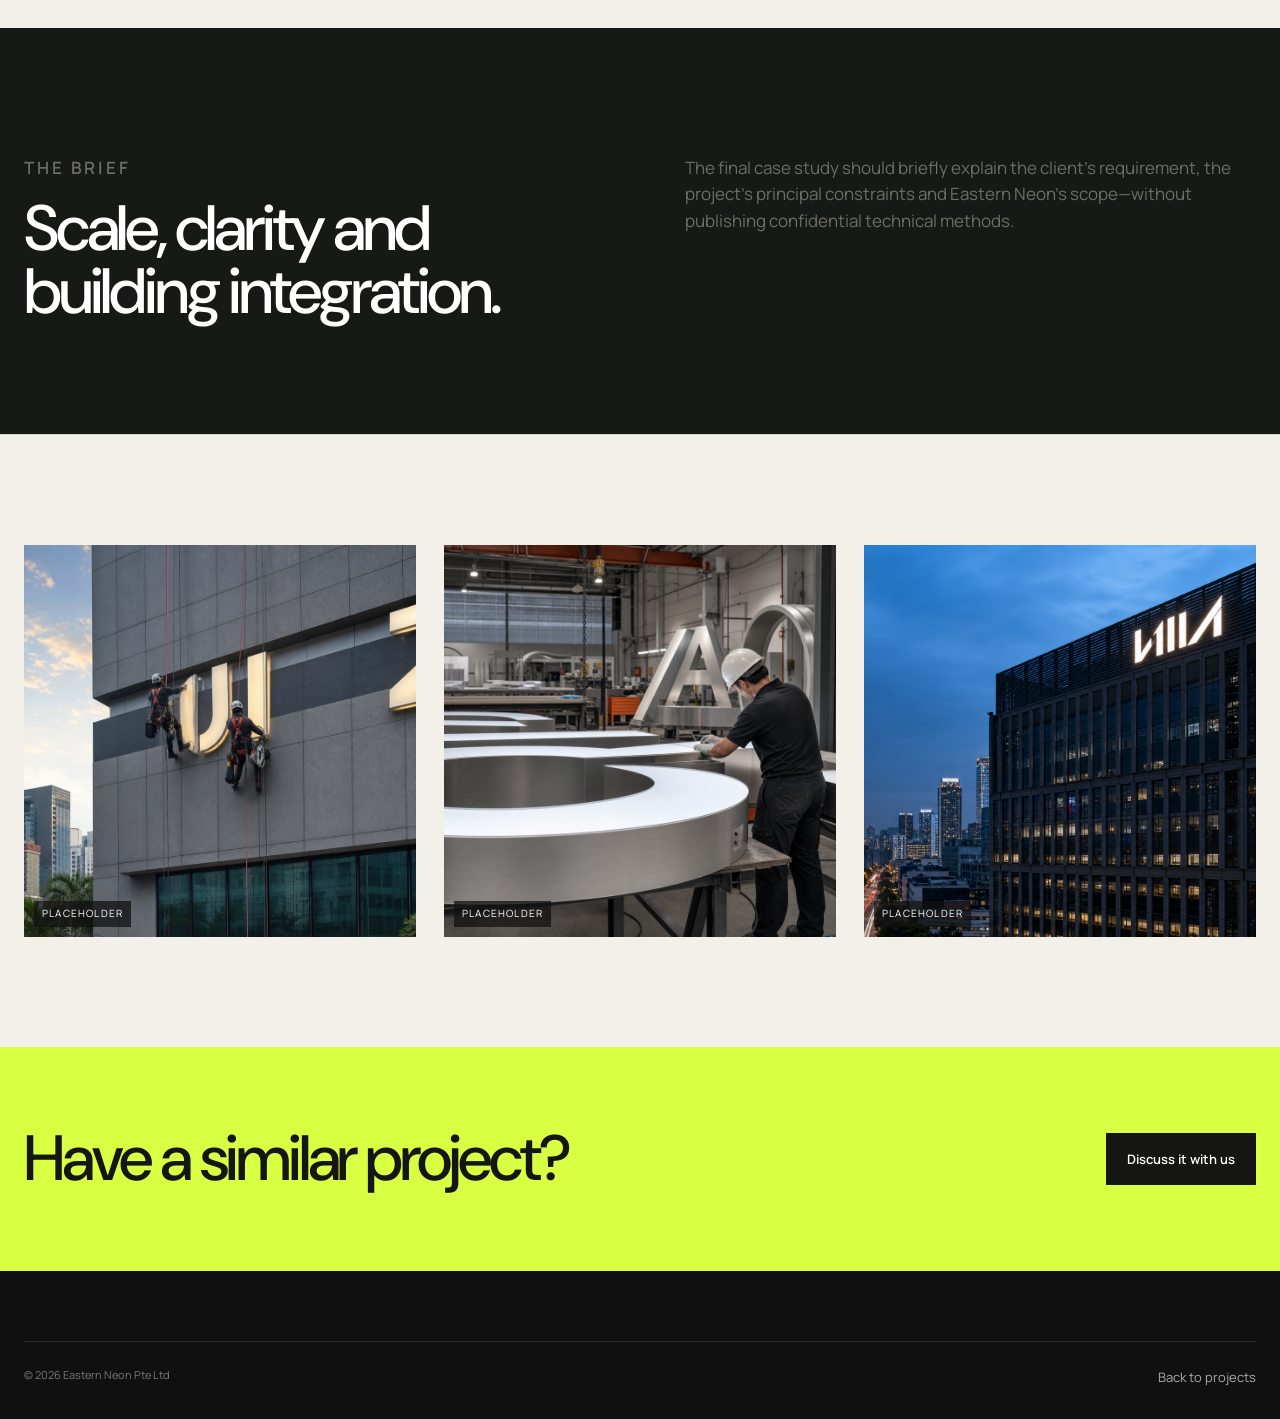
<file: project.html>
<!doctype html><html lang="en"><head><meta charset="UTF-8"><meta name="viewport" content="width=device-width,initial-scale=1"><meta name="description" content="Eastern Neon project case study template."><title>Project Case Study — Eastern Neon</title><link rel="stylesheet" href="assets/css/styles.css"><script src="assets/js/script.js" defer></script></head><body><header class="site-header light"><a class="brand" href="index.html" aria-label="Eastern Neon home"><img class="brand-logo brand-logo-dark" src="assets/images/eastern-neon-logo.svg" alt="Eastern Neon"><img class="brand-logo brand-logo-light" src="assets/images/eastern-neon-logo-light.svg" alt="" aria-hidden="true"></a><button class="menu-toggle" aria-label="Open navigation">☰</button><nav class="nav"><a href="solutions.html">Solutions</a><a href="process.html">Process</a><a class="active" href="projects.html">Projects</a><a href="about.html">About</a><a href="insights.html">Insights</a><a href="faq.html">FAQ</a><a href="contact.html">Contact EN</a></nav></header><main><section class="page-hero"><div class="wrap"><p class="kicker">Concept case study · Placeholder</p><h1>Commercial Tower</h1><p>Example structure for a large-scale high-rise façade signage project. Replace all content and imagery with verified project information.</p></div></section><div class="feature-image"><img src="assets/images/project-placeholder.png" alt="Concept image of commercial tower signage"><span class="placeholder-tag">Generated concept — not an Eastern Neon project</span></div><section class="section"><div class="wrap split"><div><p class="eyebrow">Project overview</p><h2>Visible across the city.</h2></div><div><p><strong>Category</strong><br>High-rise façade signage</p><p><strong>Scope</strong><br>Survey, technical coordination, fabrication, installation and testing</p><p><strong>Location</strong><br>Singapore</p></div></div></section><section class="section dark"><div class="wrap split"><div><p class="eyebrow">The brief</p><h2>Scale, clarity and building integration.</h2></div><div><p>The final case study should briefly explain the client's requirement, the project's principal constraints and Eastern Neon's scope—without publishing confidential technical methods.</p></div></div></section><section class="section"><div class="wrap project-grid"><div class="project-card"><div class="image"><img src="assets/images/install-placeholder.png" alt="Concept installation"><span class="placeholder-tag">Placeholder</span></div></div><div class="project-card"><div class="image"><img src="assets/images/fabrication-placeholder.png" alt="Concept fabrication"><span class="placeholder-tag">Placeholder</span></div></div><div class="project-card"><div class="image"><img src="assets/images/hero-placeholder.png" alt="Concept completed sign"><span class="placeholder-tag">Placeholder</span></div></div></div></section><section class="cta-band"><div class="wrap"><h2>Have a similar project?</h2><a class="btn dark" href="contact.html">Discuss it with us</a></div></section></main><footer class="footer"><div class="wrap"><div class="footer-bottom" style="margin-top:0"><span>© 2026 Eastern Neon Pte Ltd</span><a href="projects.html">Back to projects</a></div></div></footer></body></html>
</file>
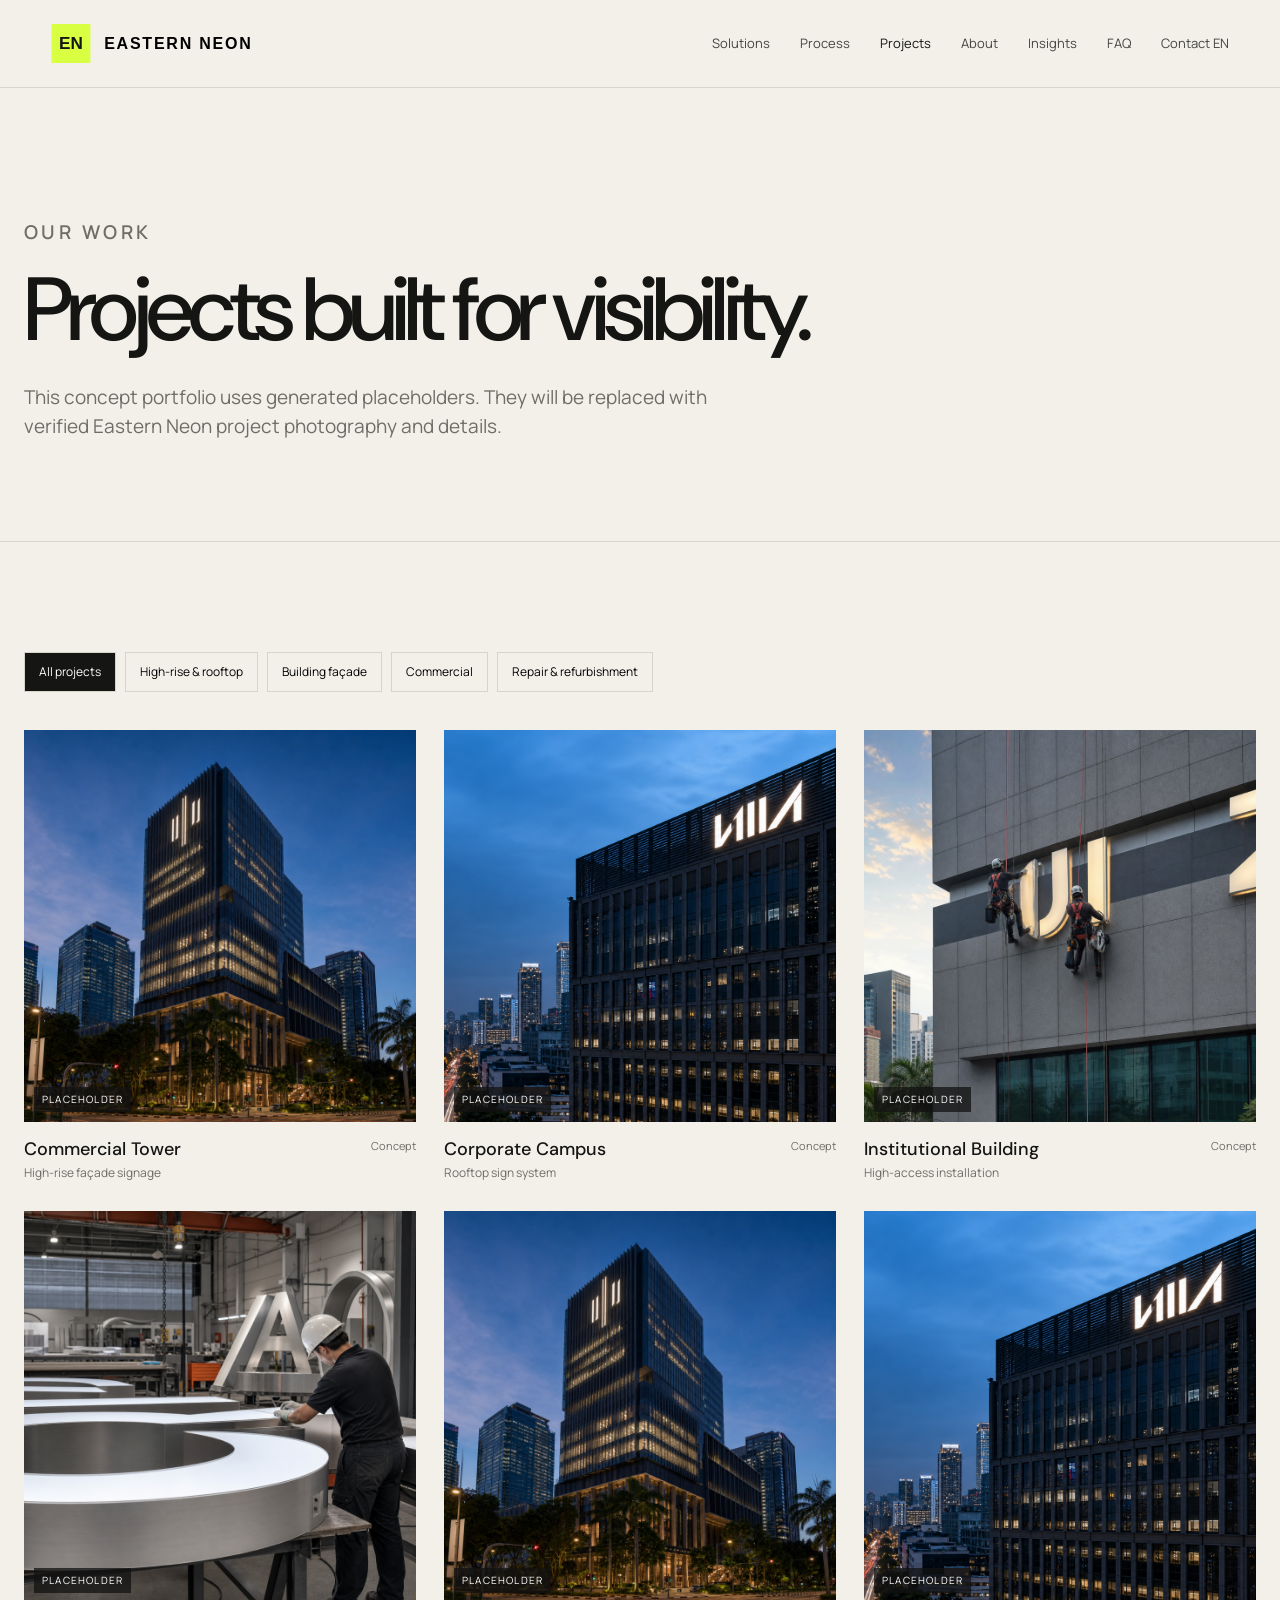
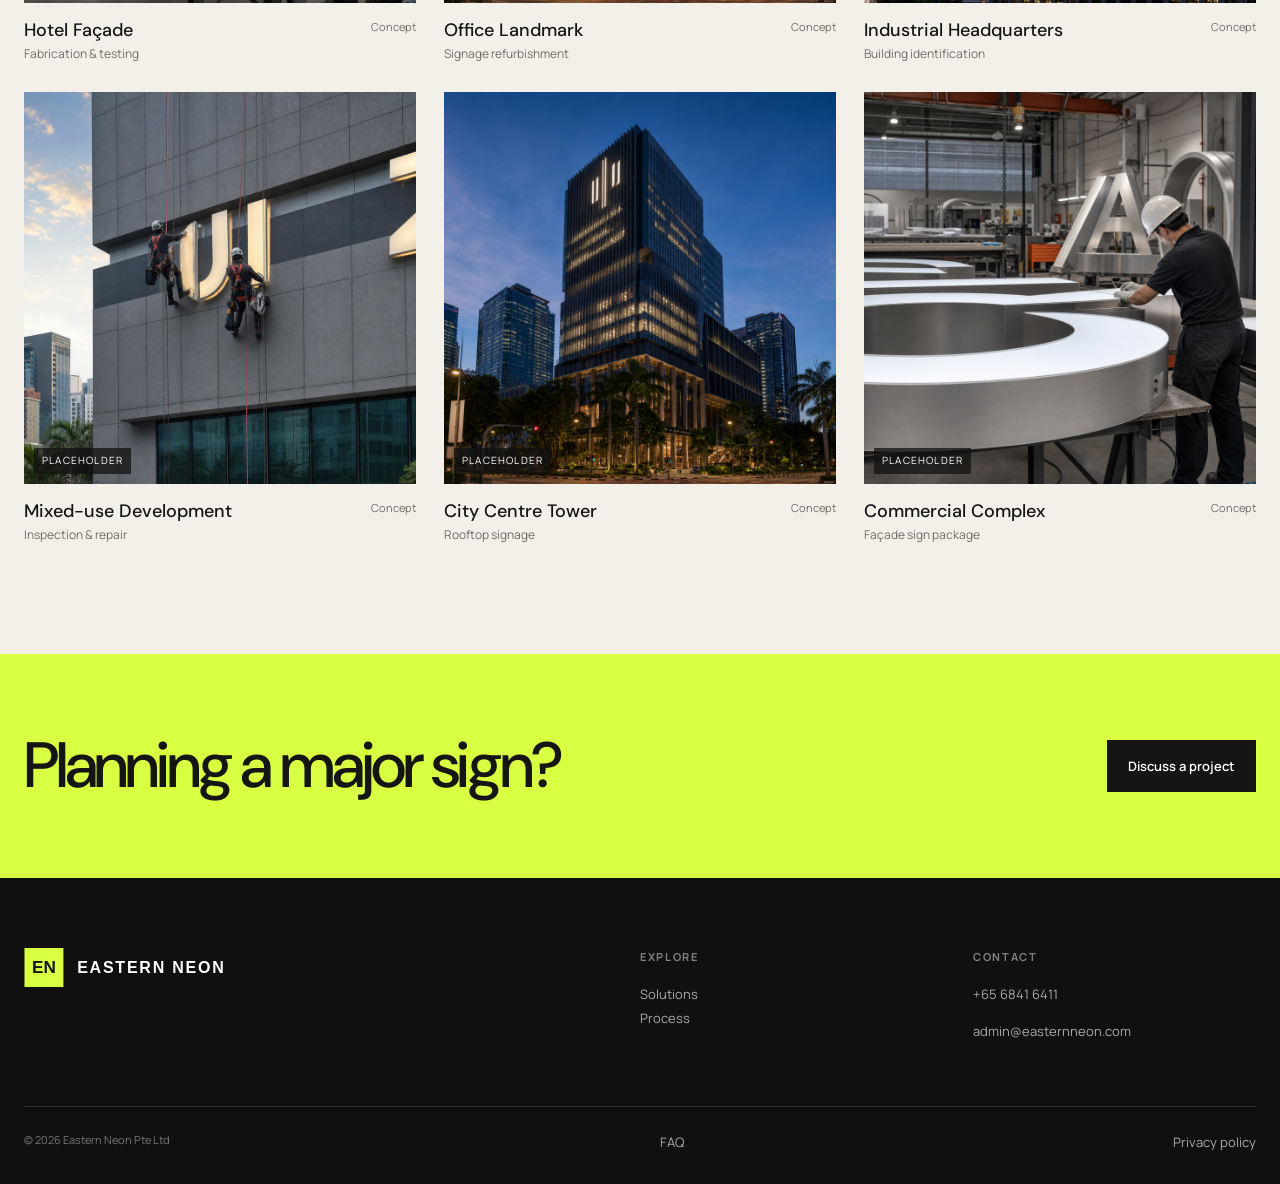
<file: projects.html>
<!doctype html><html lang="en"><head><meta charset="UTF-8"><meta name="viewport" content="width=device-width,initial-scale=1"><meta name="description" content="Eastern Neon building signage project portfolio."><title>Projects — Eastern Neon</title><link rel="stylesheet" href="assets/css/styles.css"><script src="assets/js/script.js" defer></script></head><body><header class="site-header light"><a class="brand" href="index.html" aria-label="Eastern Neon home"><img class="brand-logo brand-logo-dark" src="assets/images/eastern-neon-logo.svg" alt="Eastern Neon"><img class="brand-logo brand-logo-light" src="assets/images/eastern-neon-logo-light.svg" alt="" aria-hidden="true"></a><button class="menu-toggle" aria-label="Open navigation">☰</button><nav class="nav"><a href="solutions.html">Solutions</a><a href="process.html">Process</a><a class="active" href="projects.html">Projects</a><a href="about.html">About</a><a href="insights.html">Insights</a><a href="faq.html">FAQ</a><a href="contact.html">Contact EN</a></nav></header><main><section class="page-hero"><div class="wrap"><p class="kicker">Our work</p><h1>Projects built for visibility.</h1><p>This concept portfolio uses generated placeholders. They will be replaced with verified Eastern Neon project photography and details.</p></div></section><section class="section"><div class="wrap"><div class="filter-bar"><button class="filter active" data-filter="all">All projects</button><button class="filter" data-filter="highrise">High-rise & rooftop</button><button class="filter" data-filter="facade">Building façade</button><button class="filter" data-filter="commercial">Commercial</button><button class="filter" data-filter="repair">Repair & refurbishment</button></div><div class="project-grid">
<a class="project-card reveal" data-category="highrise commercial" href="project.html"><div class="image"><img src="assets/images/project-placeholder.png" alt="Concept high-rise project"><span class="placeholder-tag">Placeholder</span></div><div class="project-meta"><div><h3>Commercial Tower</h3><p>High-rise façade signage</p></div><span>Concept</span></div></a>
<a class="project-card reveal" data-category="facade commercial" href="project.html"><div class="image"><img src="assets/images/hero-placeholder.png" alt="Concept facade project"><span class="placeholder-tag">Placeholder</span></div><div class="project-meta"><div><h3>Corporate Campus</h3><p>Rooftop sign system</p></div><span>Concept</span></div></a>
<a class="project-card reveal" data-category="facade" href="project.html"><div class="image"><img src="assets/images/install-placeholder.png" alt="Concept installation project"><span class="placeholder-tag">Placeholder</span></div><div class="project-meta"><div><h3>Institutional Building</h3><p>High-access installation</p></div><span>Concept</span></div></a>
<a class="project-card reveal" data-category="facade commercial" href="project.html"><div class="image"><img src="assets/images/fabrication-placeholder.png" alt="Concept fabrication project"><span class="placeholder-tag">Placeholder</span></div><div class="project-meta"><div><h3>Hotel Façade</h3><p>Fabrication & testing</p></div><span>Concept</span></div></a>
<a class="project-card reveal" data-category="repair highrise" href="project.html"><div class="image"><img src="assets/images/project-placeholder.png" alt="Concept refurbishment project"><span class="placeholder-tag">Placeholder</span></div><div class="project-meta"><div><h3>Office Landmark</h3><p>Signage refurbishment</p></div><span>Concept</span></div></a>
<a class="project-card reveal" data-category="facade commercial" href="project.html"><div class="image"><img src="assets/images/hero-placeholder.png" alt="Concept commercial signage"><span class="placeholder-tag">Placeholder</span></div><div class="project-meta"><div><h3>Industrial Headquarters</h3><p>Building identification</p></div><span>Concept</span></div></a>
<a class="project-card reveal" data-category="repair" href="project.html"><div class="image"><img src="assets/images/install-placeholder.png" alt="Concept repair project"><span class="placeholder-tag">Placeholder</span></div><div class="project-meta"><div><h3>Mixed-use Development</h3><p>Inspection & repair</p></div><span>Concept</span></div></a>
<a class="project-card reveal" data-category="highrise" href="project.html"><div class="image"><img src="assets/images/project-placeholder.png" alt="Concept rooftop signage"><span class="placeholder-tag">Placeholder</span></div><div class="project-meta"><div><h3>City Centre Tower</h3><p>Rooftop signage</p></div><span>Concept</span></div></a>
<a class="project-card reveal" data-category="facade commercial" href="project.html"><div class="image"><img src="assets/images/fabrication-placeholder.png" alt="Concept signage fabrication"><span class="placeholder-tag">Placeholder</span></div><div class="project-meta"><div><h3>Commercial Complex</h3><p>Façade sign package</p></div><span>Concept</span></div></a>
</div></div></section><section class="cta-band"><div class="wrap"><h2>Planning a major sign?</h2><a class="btn dark" href="contact.html">Discuss a project</a></div></section></main><footer class="footer"><div class="wrap"><div class="footer-grid"><div><a class="brand" href="index.html" aria-label="Eastern Neon home"><img class="brand-logo brand-logo-dark" src="assets/images/eastern-neon-logo.svg" alt="Eastern Neon"><img class="brand-logo brand-logo-light" src="assets/images/eastern-neon-logo-light.svg" alt="" aria-hidden="true"></a></div><div><h4>Explore</h4><a href="solutions.html">Solutions</a><a href="process.html">Process</a></div><div><h4>Contact</h4><p>+65 6841 6411</p><p>admin@easternneon.com</p></div></div><div class="footer-bottom"><span>© 2026 Eastern Neon Pte Ltd</span><a href="faq.html">FAQ</a><a href="privacy.html">Privacy policy</a></div></div></footer></body></html>
</file>
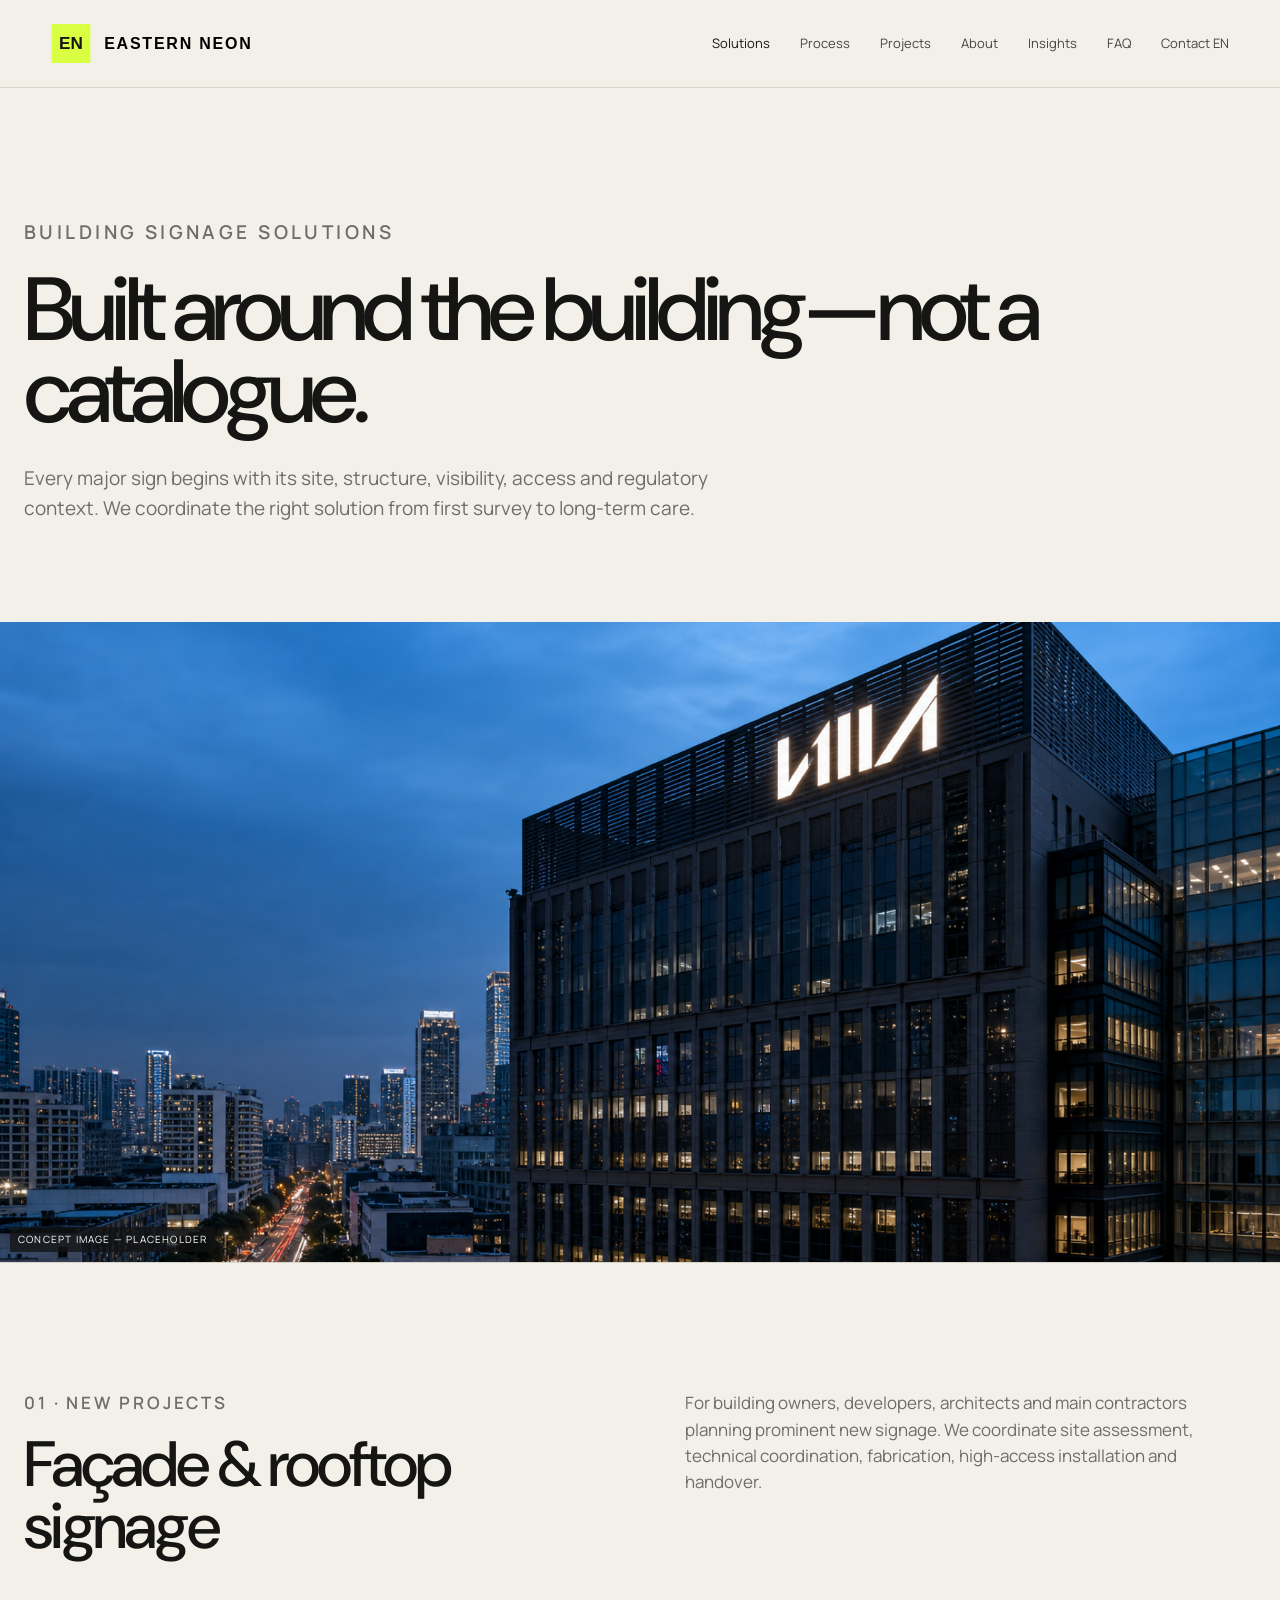
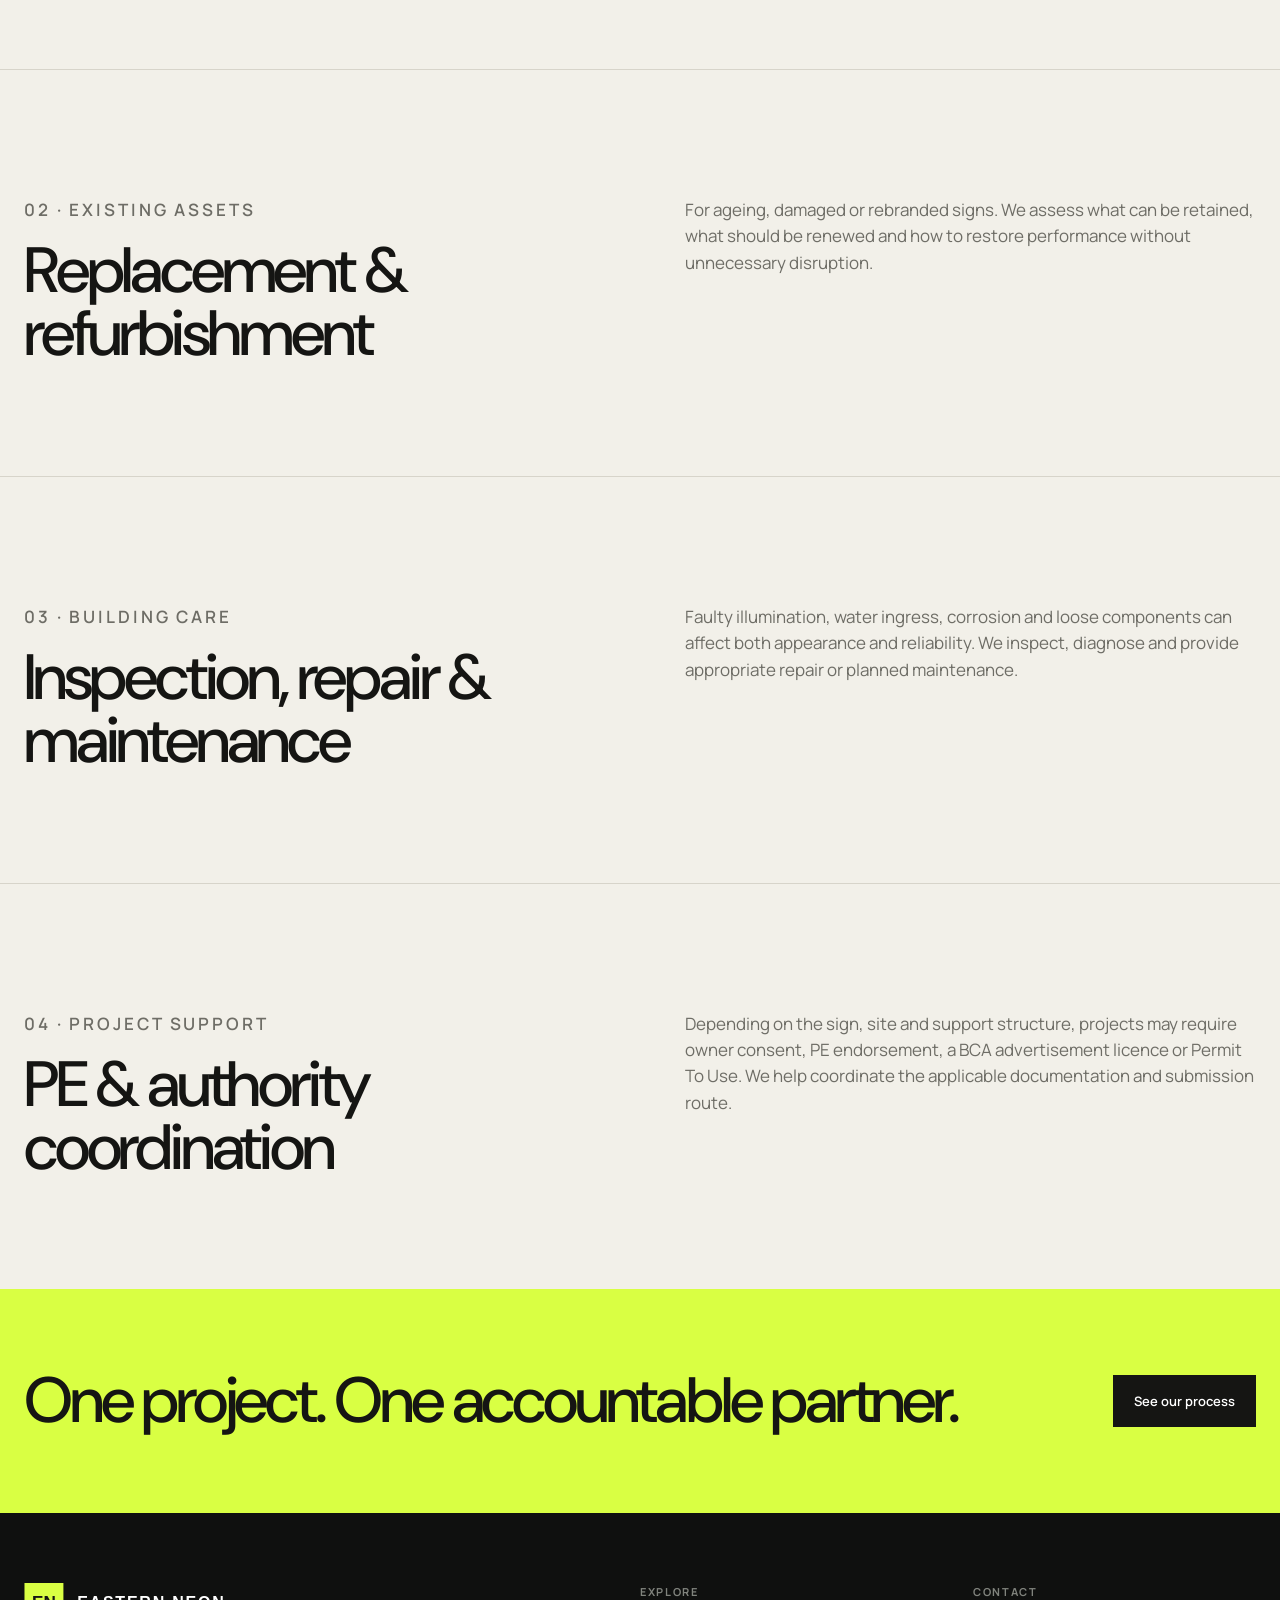
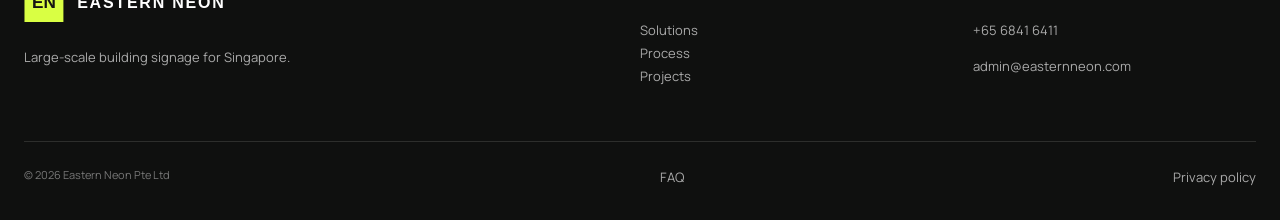
<file: solutions.html>
<!doctype html><html lang="en"><head><meta charset="UTF-8"><meta name="viewport" content="width=device-width,initial-scale=1"><meta name="description" content="Building signage solutions for new projects, refurbishment, repair, maintenance and authority coordination."><title>Building Signage Solutions — Eastern Neon</title><link rel="stylesheet" href="assets/css/styles.css"><script src="assets/js/script.js" defer></script></head><body><header class="site-header light"><a class="brand" href="index.html" aria-label="Eastern Neon home"><img class="brand-logo brand-logo-dark" src="assets/images/eastern-neon-logo.svg" alt="Eastern Neon"><img class="brand-logo brand-logo-light" src="assets/images/eastern-neon-logo-light.svg" alt="" aria-hidden="true"></a><button class="menu-toggle" aria-label="Open navigation">☰</button><nav class="nav"><a class="active" href="solutions.html">Solutions</a><a href="process.html">Process</a><a href="projects.html">Projects</a><a href="about.html">About</a><a href="insights.html">Insights</a><a href="faq.html">FAQ</a><a href="contact.html">Contact EN</a></nav></header><main><section class="page-hero"><div class="wrap"><p class="kicker">Building signage solutions</p><h1>Built around the building—not a catalogue.</h1><p>Every major sign begins with its site, structure, visibility, access and regulatory context. We coordinate the right solution from first survey to long-term care.</p></div></section><div class="feature-image"><img src="assets/images/hero-placeholder.png" alt="Concept image of illuminated building signage"><span class="placeholder-tag">Concept image — placeholder</span></div>
<section class="section" id="new"><div class="wrap split reveal"><div><p class="eyebrow">01 · New projects</p><h2>Façade & rooftop signage</h2></div><div><p>For building owners, developers, architects and main contractors planning prominent new signage. We coordinate site assessment, technical coordination, fabrication, high-access installation and handover.</p></div></div></section>
<section class="section" id="replace"><div class="wrap split reveal"><div><p class="eyebrow">02 · Existing assets</p><h2>Replacement & refurbishment</h2></div><div><p>For ageing, damaged or rebranded signs. We assess what can be retained, what should be renewed and how to restore performance without unnecessary disruption.</p></div></div></section>
<section class="section" id="maintain"><div class="wrap split reveal"><div><p class="eyebrow">03 · Building care</p><h2>Inspection, repair & maintenance</h2></div><div><p>Faulty illumination, water ingress, corrosion and loose components can affect both appearance and reliability. We inspect, diagnose and provide appropriate repair or planned maintenance.</p></div></div></section>
<section class="section" id="approval"><div class="wrap split reveal"><div><p class="eyebrow">04 · Project support</p><h2>PE & authority coordination</h2></div><div><p>Depending on the sign, site and support structure, projects may require owner consent, PE endorsement, a BCA advertisement licence or Permit To Use. We help coordinate the applicable documentation and submission route.</p></div></div></section><section class="cta-band"><div class="wrap"><h2>One project. One accountable partner.</h2><a class="btn dark" href="process.html">See our process</a></div></section></main><footer class="footer"><div class="wrap"><div class="footer-grid"><div><a class="brand" href="index.html" aria-label="Eastern Neon home"><img class="brand-logo brand-logo-dark" src="assets/images/eastern-neon-logo.svg" alt="Eastern Neon"><img class="brand-logo brand-logo-light" src="assets/images/eastern-neon-logo-light.svg" alt="" aria-hidden="true"></a><p>Large-scale building signage for Singapore.</p></div><div><h4>Explore</h4><a href="solutions.html">Solutions</a><a href="process.html">Process</a><a href="projects.html">Projects</a></div><div><h4>Contact</h4><p>+65 6841 6411</p><p>admin@easternneon.com</p></div></div><div class="footer-bottom"><span>© 2026 Eastern Neon Pte Ltd</span><a href="faq.html">FAQ</a><a href="privacy.html">Privacy policy</a></div></div></footer></body></html>
</file>
<file: assets/css/styles.css>
@import url('https://fonts.googleapis.com/css2?family=DM+Sans:wght@400;500;600&family=Manrope:wght@400;500;600&display=swap');

:root{--ink:#151513;--paper:#f2f0e9;--white:#fbfaf6;--muted:#6e6d66;--line:#d7d4ca;--lime:#d9ff43;--dark:#171917;--sans:"Manrope",sans-serif;--display:"DM Sans",sans-serif}
*{box-sizing:border-box}html{scroll-behavior:smooth}body{margin:0;background:var(--paper);color:var(--ink);font-family:var(--sans);line-height:1.55}body.menu-open{overflow:hidden}img{display:block;width:100%;object-fit:cover}a{color:inherit;text-decoration:none}button,input,select,textarea{font:inherit}button{cursor:pointer}.wrap{width:min(1320px,calc(100% - 48px));margin:auto}.site-header{height:88px;display:flex;align-items:center;justify-content:space-between;border-bottom:1px solid rgba(255,255,255,.18);padding:0 4vw;position:absolute;inset:0 0 auto;z-index:20;color:#fff}.site-header.light{position:relative;color:var(--ink);border-color:var(--line)}.brand{display:flex;align-items:center}.brand-logo{display:block;width:278px;height:39px}.brand-logo-light{display:none}.site-header:not(.light) .brand-logo-dark{display:none}.site-header:not(.light) .brand-logo-light{display:block}.nav{display:flex;align-items:center;gap:30px;font-size:13px}.nav a{opacity:.78}.nav a:hover,.nav a.active{opacity:1}.nav-cta{background:var(--lime);color:var(--ink)!important;padding:12px 18px;opacity:1!important;font-weight:600}.menu-toggle{display:none;background:none;border:0;color:inherit;font-size:22px}.hero{min-height:92vh;color:#fff;background:#111;position:relative;display:flex;align-items:flex-end;padding:180px 0 80px}.hero:before{content:"";position:absolute;inset:0;background:linear-gradient(90deg,rgba(6,8,8,.86) 0%,rgba(6,8,8,.48) 48%,rgba(6,8,8,.08) 80%),url('../images/hero-placeholder.png') center/cover}.hero-content{position:relative;z-index:1;max-width:900px}.kicker{font-size:12px;text-transform:uppercase;letter-spacing:.18em;font-weight:600;color:var(--lime);margin:0 0 22px}.hero h1,.page-hero h1{font:500 clamp(52px,8vw,112px)/.91 var(--display);letter-spacing:-.065em;margin:0 0 32px}.hero-copy{font-size:clamp(17px,2vw,22px);max-width:660px;color:#d8d8d2;margin:0 0 34px}.actions{display:flex;gap:12px;flex-wrap:wrap}.btn{display:inline-flex;align-items:center;justify-content:center;gap:24px;min-height:52px;padding:0 20px;border:1px solid var(--line);font-size:13px;font-weight:600}.btn.primary{background:var(--lime);border-color:var(--lime);color:var(--ink)}.btn.dark{background:var(--ink);color:#fff;border-color:var(--ink)}.btn.ghost-light{border-color:rgba(255,255,255,.45);color:#fff}.btn:hover{transform:translateY(-1px)}.placeholder-tag{display:inline-block;background:rgba(18,18,18,.75);color:#fff;padding:5px 8px;font-size:10px;letter-spacing:.12em;text-transform:uppercase;position:absolute;bottom:10px;left:10px}.section{padding:110px 0;border-top:1px solid var(--line)}.section.dark{background:var(--dark);color:#fff;border:0}.section-head{display:grid;grid-template-columns:1fr 2fr;gap:48px;margin-bottom:60px}.section-head h2,.split h2{font:500 clamp(38px,5vw,72px)/.98 var(--display);letter-spacing:-.05em;margin:0}.section-head p{max-width:620px;color:var(--muted);font-size:17px}.dark .section-head p{color:#a7aaa3}.eyebrow{font-size:11px;text-transform:uppercase;letter-spacing:.17em;font-weight:600;color:var(--muted)}.service-grid{display:grid;grid-template-columns:repeat(2,1fr);border-top:1px solid var(--line)}.service{padding:34px 24px 40px 0;border-bottom:1px solid var(--line);display:grid;grid-template-columns:54px 1fr;gap:16px}.service:nth-child(odd){border-right:1px solid var(--line)}.service:nth-child(even){padding-left:32px}.service span{font-size:12px;color:var(--muted)}.service h3{font:500 26px var(--display);margin:0 0 12px;letter-spacing:-.03em}.service p{margin:0;color:var(--muted);max-width:500px}.text-link{display:inline-block;margin-top:20px;font-size:13px;font-weight:600;border-bottom:1px solid;padding-bottom:3px}.stats{display:grid;grid-template-columns:repeat(4,1fr);border-block:1px solid #393b37}.stat{padding:40px 24px;border-right:1px solid #393b37}.stat:last-child{border:0}.stat strong{font:500 clamp(32px,4vw,54px) var(--display);display:block}.stat small{color:#a6aaa2}.project-grid{display:grid;grid-template-columns:repeat(3,1fr);gap:28px}.project-card .image{aspect-ratio:1;overflow:hidden;background:#ddd;position:relative}.project-card img{height:100%;transition:transform .5s}.project-card:hover img{transform:scale(1.025)}.project-meta{display:flex;justify-content:space-between;gap:20px;padding-top:15px}.project-meta h3{margin:0;font:500 18px var(--display)}.project-meta p{margin:3px 0 0;color:var(--muted);font-size:12px}.project-meta span{font-size:11px;color:var(--muted)}.process-list{display:grid;grid-template-columns:repeat(5,1fr);border-top:1px solid #393b37}.process-step{padding:30px 22px 40px;border-right:1px solid #393b37}.process-step:last-child{border:0}.process-step span{color:var(--lime);font-size:11px}.process-step h3{font:500 22px var(--display);min-height:60px}.process-step p{font-size:13px;color:#a7aaa3}.cta-band{padding:80px 0;background:var(--lime)}.cta-band .wrap{display:flex;align-items:center;justify-content:space-between;gap:30px}.cta-band h2{font:500 clamp(34px,5vw,68px)/1 var(--display);letter-spacing:-.05em;margin:0}.footer{background:#0f100f;color:#d5d6d0;padding:70px 0 30px}.footer-grid{display:grid;grid-template-columns:2fr 1fr 1fr;gap:50px}.footer h4{font-size:11px;text-transform:uppercase;letter-spacing:.15em;color:#80837d;margin:0 0 18px}.footer p,.footer a{display:block;color:#aaa;line-height:1.8;font-size:13px}.footer .brand{color:#fff;margin-bottom:24px}.footer .brand-logo-dark{display:none}.footer .brand-logo-light{display:block}.footer-bottom{border-top:1px solid #2d2e2c;margin-top:50px;padding-top:24px;display:flex;justify-content:space-between;color:#777;font-size:11px}.page-hero{padding:130px 0 80px}.page-hero h1{max-width:1100px;font-size:clamp(48px,7vw,94px)}.page-hero p{max-width:700px;font-size:19px;color:var(--muted)}.split{display:grid;grid-template-columns:1fr 1fr;gap:7vw;align-items:start}.split p{color:var(--muted);font-size:17px}.feature-image{aspect-ratio:16/8;position:relative;overflow:hidden;background:#ddd}.feature-image img{height:100%}.phase{display:grid;grid-template-columns:90px 1fr 1fr;gap:40px;padding:60px 0;border-top:1px solid var(--line)}.phase-num{font:500 40px var(--display);color:#aaa}.phase h2{font:500 36px/1.05 var(--display);margin:0}.phase p,.phase li{color:var(--muted)}.phase ul{margin:0;padding-left:18px}.filter-bar{display:flex;gap:9px;flex-wrap:wrap;margin-bottom:38px}.filter{border:1px solid var(--line);background:transparent;padding:10px 14px;font-size:12px}.filter.active{background:var(--ink);color:#fff}.article-grid{display:grid;grid-template-columns:repeat(3,1fr);gap:20px}.article{border:1px solid var(--line);padding:28px;min-height:270px;display:flex;flex-direction:column;justify-content:space-between}.article h3{font:500 25px/1.14 var(--display);letter-spacing:-.03em}.article p{color:var(--muted);font-size:13px}.contact-layout{display:grid;grid-template-columns:.8fr 1.4fr;gap:8vw}.choice-grid{display:grid;grid-template-columns:1fr 1fr;gap:12px}.choice{background:var(--white);border:1px solid var(--line);padding:22px;text-align:left;min-height:120px}.choice:hover,.choice.selected{border-color:var(--ink);box-shadow:inset 0 0 0 1px var(--ink)}.choice strong{display:block;font:500 18px var(--display);margin-bottom:7px}.choice small{color:var(--muted)}.form-panel{margin-top:24px;border-top:1px solid var(--line);padding-top:30px}.fields{display:grid;grid-template-columns:1fr 1fr;gap:18px}.field.full{grid-column:1/-1}.field label{display:block;font-size:11px;text-transform:uppercase;letter-spacing:.11em;margin-bottom:8px}.field input,.field select,.field textarea{width:100%;border:1px solid var(--line);background:var(--white);padding:14px}.field textarea{min-height:110px;resize:vertical}.form-note{font-size:12px;color:var(--muted)}.notice{background:#e8e5dc;padding:18px;font-size:12px;margin-bottom:26px}.faq-list{border-top:1px solid var(--line)}.faq-list details{border-bottom:1px solid var(--line);padding:24px 0}.faq-list summary{cursor:pointer;font:500 22px/1.2 var(--display);letter-spacing:-.02em;list-style:none;padding-right:36px;position:relative}.faq-list summary::-webkit-details-marker{display:none}.faq-list summary:after{content:"+";position:absolute;right:4px;font:400 28px/1 var(--sans)}.faq-list details[open] summary:after{content:"−"}.faq-list p{max-width:760px;color:var(--muted);margin:16px 0 0;font-size:15px}.reveal{opacity:0;transform:translateY(20px);transition:.65s ease}.reveal.visible{opacity:1;transform:none}
@media(max-width:900px){.nav{display:none;position:fixed;inset:0;background:#151713;padding:110px 24px 30px;flex-direction:column;align-items:flex-start;font-size:24px}.nav.open{display:flex}.menu-toggle{display:block;z-index:2}.section-head,.split,.contact-layout{grid-template-columns:1fr}.project-grid,.article-grid{grid-template-columns:repeat(2,1fr)}.process-list{grid-template-columns:1fr}.process-step{border-right:0;border-bottom:1px solid #393b37}.stats{grid-template-columns:repeat(2,1fr)}.phase{grid-template-columns:60px 1fr}.phase>div:last-child{grid-column:2}.footer-grid{grid-template-columns:1fr 1fr}.footer-grid>div:first-child{grid-column:1/-1}}
@media(max-width:620px){.wrap{width:min(100% - 32px,1320px)}.site-header{height:72px;padding:0 16px}.brand-logo{width:222px;height:auto}.hero{min-height:88vh;padding:130px 0 50px}.hero h1{font-size:52px}.section{padding:76px 0}.section-head{gap:20px;margin-bottom:40px}.service-grid,.project-grid,.article-grid,.choice-grid,.fields{grid-template-columns:1fr}.service:nth-child(odd){border-right:0}.service:nth-child(even){padding-left:0}.stats{grid-template-columns:1fr 1fr}.stat{padding:24px 14px}.phase{grid-template-columns:42px 1fr;gap:18px}.cta-band .wrap,.footer-bottom{align-items:flex-start;flex-direction:column}.footer-grid{grid-template-columns:1fr}.footer-grid>div:first-child{grid-column:auto}.page-hero{padding:90px 0 60px}}
@media(prefers-reduced-motion:reduce){html{scroll-behavior:auto}*{transition:none!important}.reveal{opacity:1;transform:none}}
</file>
